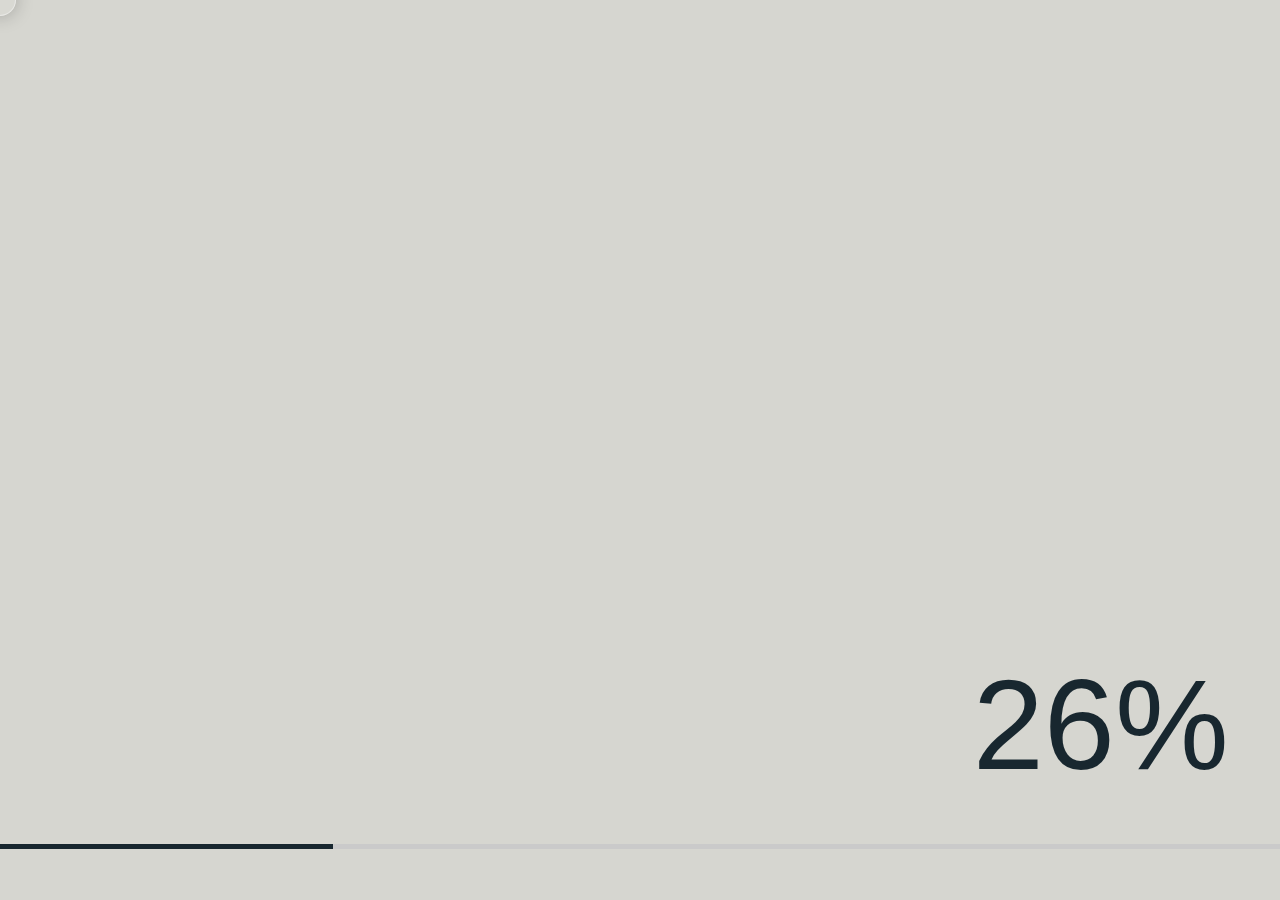
<file: index.html>
<!DOCTYPE html>
<html lang="en">

<head>
  <meta charset="UTF-8">
  <meta name="viewport" content="width=device-width, initial-scale=1.0">
  <title>Tanapol Portfolio</title>
  <link href="https://fonts.googleapis.com/css2?family=Poppins:wght@300;400;600;700&display=swap" rel="stylesheet">
  <link rel="stylesheet" href="test.css">
  <link rel="stylesheet" href="mesh-bg.css">

  <style>
    * {
      margin: 0;
      padding: 0;
      box-sizing: border-box;

    }
  </style>

</head>

<body>

  <canvas id="paintCanvas"></canvas>
  <div class="glass-cursor"></div>
  <div class="mesh-bg">
    <div class="orb orb--1"></div>
    <div class="orb orb--2"></div>
    <div class="orb orb--3"></div>
    <div class="orb orb--4"></div>
  </div>
  <div class="loader">
    <div class="counter">
      <h2 class="number">11 <span>%</span></h2>
      <div class="progress">
        <div class="percentBar"></div>
      </div>
    </div>
  </div>
  <header class="topbar">
    <div>
      <h1 class="Project">HOME</h1>
    </div>
  </header>
  <div class="Internship">
    <h2 class="main-title">ตำแหน่งฝึกงานที่สนใจ (Internship Seeker)</h2>
    <div class="Line"></div>
    <p class="paragraph">
      ตำแหน่งหลัก : Artist Marketing <br>
      ตำแหน่งรอง : Graphic Design | UX/UI Design | Game Developer <br>
      ผมกำลังมองหาที่ฝึกงานเพื่อพัฒนาทักษะด้านการออกแบบและนำเสนอแนวคิดใหม่ๆเกี่ยวกับเกม</p>
    <h1 class="Projects">คลิกซ้ายวาดภาพในหน้านี้</h1>

    <button onclick="ctx.clearRect(0, 0, canvas.width, canvas.height)" class="clear">
      <h3>Clear</h3>
    </button>


  </div>






  <nav class="glass-nav">
    <ul class="nav-links">
      <li>
        <a href="home.html" class="nav-item active">

          <span class="text">Home</span>
        </a>
      </li>
      <li>
        <a href="project.html" class="nav-item">

          <span class="text">Project</span>
        </a>
      </li>
      <li>
        <a href="about.html" class="nav-item">

          <span class="text">About</span>
        </a>
      </li>
    </ul>
  </nav>

  <script>
    let i = 0;
    let number = document.querySelector('.number');
    let percentBar = document.querySelector('.percentBar');
    let loader = document.querySelector('.loader');
    let interval = setInterval(function () {
      number.innerHTML = i + '<span>%</span>';
      percentBar.style.width = i + '%';
      i++;
      if (i == 101) {
        clearInterval(interval);
        setTimeout(function () {
          loader.style.visibility = 'hidden';
          loader.style.pointerEvents = 'none';
        }, 1000);
      }

    }, 30)

  </script>

  <script>
    const canvas = document.getElementById('paintCanvas');
    const ctx = canvas.getContext('2d');

    function resizeCanvas() {
      canvas.width = window.innerWidth;
      canvas.height = window.innerHeight;
    }
    resizeCanvas();
    window.addEventListener('resize', resizeCanvas);

    let painting = false;
    let pixelSize = 24;
    let hue = 0;

    function getPos(e) {
      const rect = canvas.getBoundingClientRect();
      const x = e.clientX - rect.left;
      const y = e.clientY - rect.top;


      const snapX = Math.floor(x / pixelSize) * pixelSize;
      const snapY = Math.floor(y / pixelSize) * pixelSize;
      return { x: snapX, y: snapY };
    }

    function startPosition(e) {
      painting = true;
      draw(e);
    }

    function finishedPosition() {
      painting = false;
    }

    const colors = ['#da5959'];

    function draw(e) {
      if (!painting) return;

      const pos = getPos(e);
      const randomIndex = Math.floor(Math.random() * colors.length);
      ctx.fillStyle = colors[randomIndex];
      ctx.fillRect(pos.x, pos.y, pixelSize, pixelSize);
    }


    canvas.addEventListener('mousedown', startPosition);
    canvas.addEventListener('mouseup', finishedPosition);
    canvas.addEventListener('mouseleave', finishedPosition);
    canvas.addEventListener('mousemove', draw);
  </script>




</body>

</html>
</file>
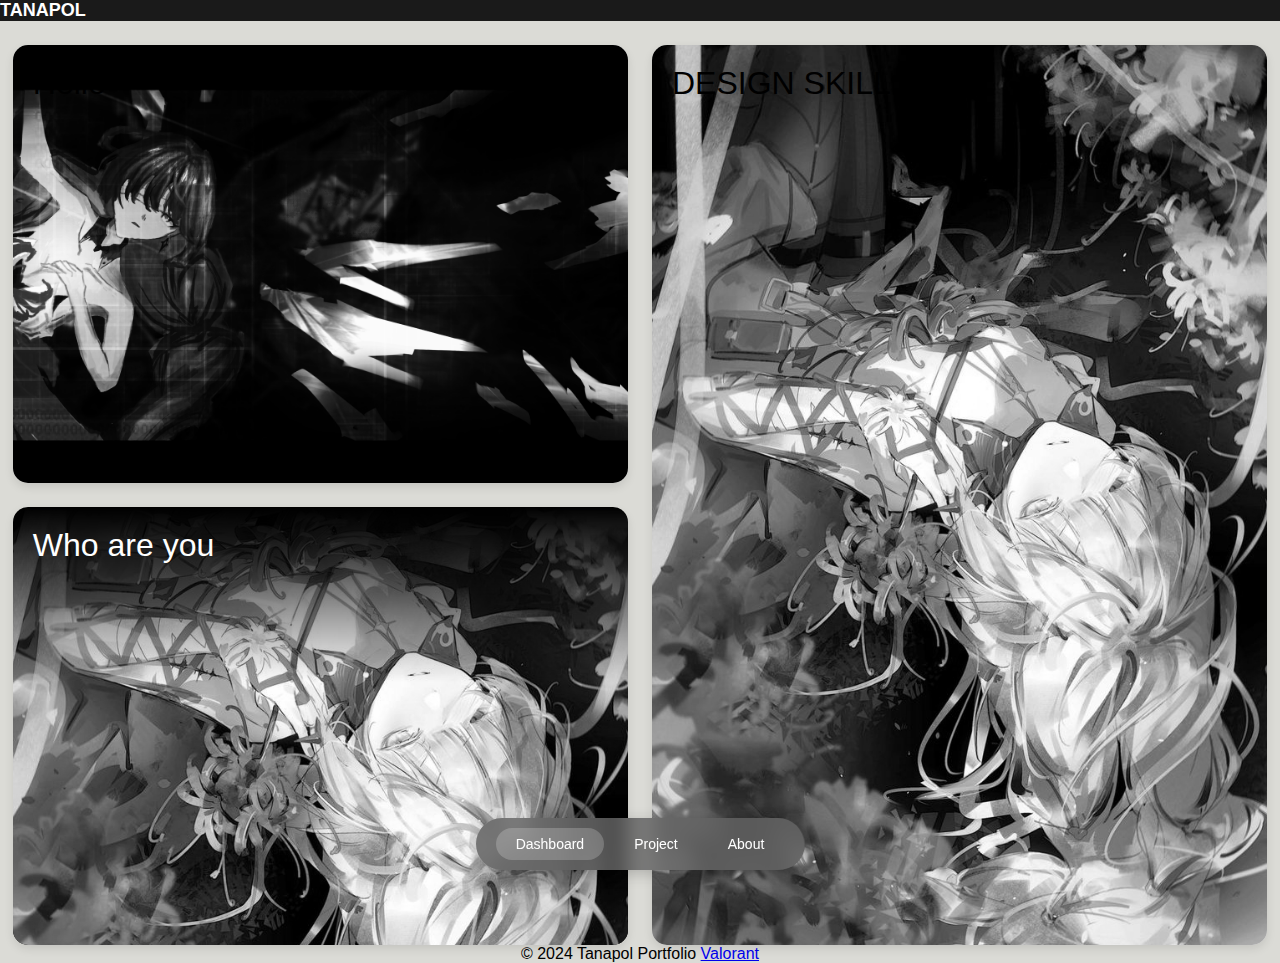
<file: Portfolio/CSS/index.html>
<!DOCTYPE html>
<html lang="th">
<head>
    <meta charset="UTF-8">
    <meta name="viewport" content="width=device-width, initial-scale=1.0">
    <title>Tanapol Portfolio</title>
    <style>
        /* 1. ตั้งค่าพื้นฐาน (Reset & Fonts) */
        * {
            margin: 0;
            padding: 0;
            box-sizing: border-box;
            font-family: 'Segoe UI', Tahoma, Geneva, Verdana, sans-serif;
        }

        body {
            background-color: #DBDBD6
            ; 
            
            height: 100vh;
            display: flex;
            flex-direction: column;
            align-items: center;
        }

        /* 2. แถบ Header ด้านบนสุด */
        .top-bar {
            width: 100%;
            background-color: #1a1a1a;
            color: white;
            padding: 100
            px 20px;
            font-size: 18px;
            font-weight: bold;
            letter-spacing: 100
            px;
            text-transform: uppercase;
        }

        /* 3. จัด Layout แบบ Grid (Bento Style) */
        .grid-container {
            display: grid;
            grid-template-columns: 1fr 1fr; /* แบ่งเป็น 2 คอลัมน์เท่ากัน */
            grid-template-rows: 1fr 1fr;    /* แบ่งเป็น 2 แถวเท่ากัน */
            gap: 24px;                      /* ระยะห่างระหว่างกล่อง */
            width: 98%;
            max-width: 2000px;
            height: 100vh;
            margin-top: 24px;
        }

        /* 4. สไตล์ของการ์ดแต่ละใบ */
        .card {
            background-color: #f0f0f0;
            border-radius: 15px;
            overflow: hidden; /* เพื่อไม่ให้รูปภาพล้นมุมโค้ง */
            position: relative;
            box-shadow: 0 4px 10px rgba(0,0,0,0.1);
            transition: transform 0.3s ease;
            cursor: pointer;
        }

        .card:hover {
            transform: translateY(-50px); /* ขยับขึ้นนิดนึงตอนชี้ */
        }

        /* 5. เอฟเฟกต์รูปภาพ (หัวใจสำคัญ!) */
        .card img {
            width: 100%;
            height: 100%;
            object-fit: cover; /* ให้รูปเต็มกล่องโดยไม่เสียสัดส่วน */
            filter: grayscale(100%); /* เริ่มต้นเป็นขาวดำ */
            transition: filter 0.5s ease; /* เอฟเฟกต์เปลี่ยนสีนุ่มๆ */
        }

        /* เมื่อเอาเมาส์ชี้ที่การ์ด ให้รูปข้างในกลับมามีสี */
        .card:hover img {
            filter: grayscale(0%);
        }

        /* 6. จัดวาง Text ในการ์ด */
        .card-content {
            position: absolute;
            top: 20px;
            left: 20px;
            z-index: 2; /* ให้อยู่เหนือรูปภาพ */
            pointer-events: none; /* ให้เมาส์ทะลุไปโดนรูปได้ */
        }

        .card-content h2 {
            font-size: 32px;
            color: #000;
            font-weight: 400;
        }

        /* -- ปรับแต่งเฉพาะกล่อง -- */
        
        /* กล่องขวา (Design Skill) ให้สูงครอบ 2 แถว */
        .card.tall {
            grid-column: 2 / 3; /* อยู่คอลัมน์ที่ 2 */
            grid-row: 1 / 3;    /* ควบตั้งแต่แถว 1 ถึง 3 */
        }

        /* กล่อง Hello (ซ้ายบน) */
        .card.box-1 img {
            /* ปรับตำแหน่งรูปให้ชิดขวา ตามคลิป */
            object-position: center right; 
            width: 100%; /* ให้รูปกินพื้นที่แค่ส่วนขวา */
            position: absolute;
            right: 0;
            height: 100%;
        }
        
        /* กล่อง Who are you (ซ้ายล่าง - ธีมมืด) */
        .card.dark-theme {
            background-color: #000;
            color: white;
        }
        .card.dark-theme h2 {
            color: white;
        }
        .card.dark-theme img {
             /* ปรับให้รูปอยู่ด้านล่าง */
            mask-image: linear-gradient(to top, black 60%, transparent 100%); /* ไล่เฟดรูปนิดหน่อย (Optional) */
        }

        /* 7. ปุ่มเมนูด้านล่าง (Floating Menu) */
        .floating-menu {
            position: fixed;
            bottom: 30px;
            background-color: rgba(100, 100, 100, 0.8);
            backdrop-filter: blur(10px);
            padding: 10px 20px;
            border-radius: 30px;
            display: flex;
            gap: 10px;
            box-shadow: 0 4px 15px rgba(0,0,0,0.2);
        }

        .menu-item {
            color: white;
            text-decoration: none;
            padding: 8px 20px;
            border-radius: 20px;
            font-size: 14px;
            transition: background 0.3s;
        }

        .menu-item:hover, .menu-item.active {
            background-color: rgba(255,255,255,0.2);
        }

    </style>
</head>
<body>

    <div class="top-bar">TANAPOL</div>

    <div class="grid-container">
        
        <div class="card box-1">
            <div class="card-content">
                <h2>Hello</h2>
            </div>
            <img src="/Img/draw.png" alt="Hello Image">
        </div>

        <div class="card tall">
            <div class="card-content">
                <h2>DESIGN SKILL</h2>
            </div>
            <img src="/Img/Phrolova.jpg" alt="Design Skill">
        </div>

        <div class="card dark-theme">
            <div class="card-content">
                <h2>Who are you</h2>
            </div>
            <img src="/Img/Phrolova.jpg" alt="Portrait">
        </div>

    </div>

    <div class="floating-menu">
        <a href="#" class="menu-item active">Dashboard</a>
        <a href="#" class="menu-item">Project</a>
        <a href="#" class="menu-item">About</a>
    </div>
<div><p>
    © 2024 Tanapol Portfolio 
    <a href="about.html">Valorant</a>
</p></div>
</body>
</html>
</file>
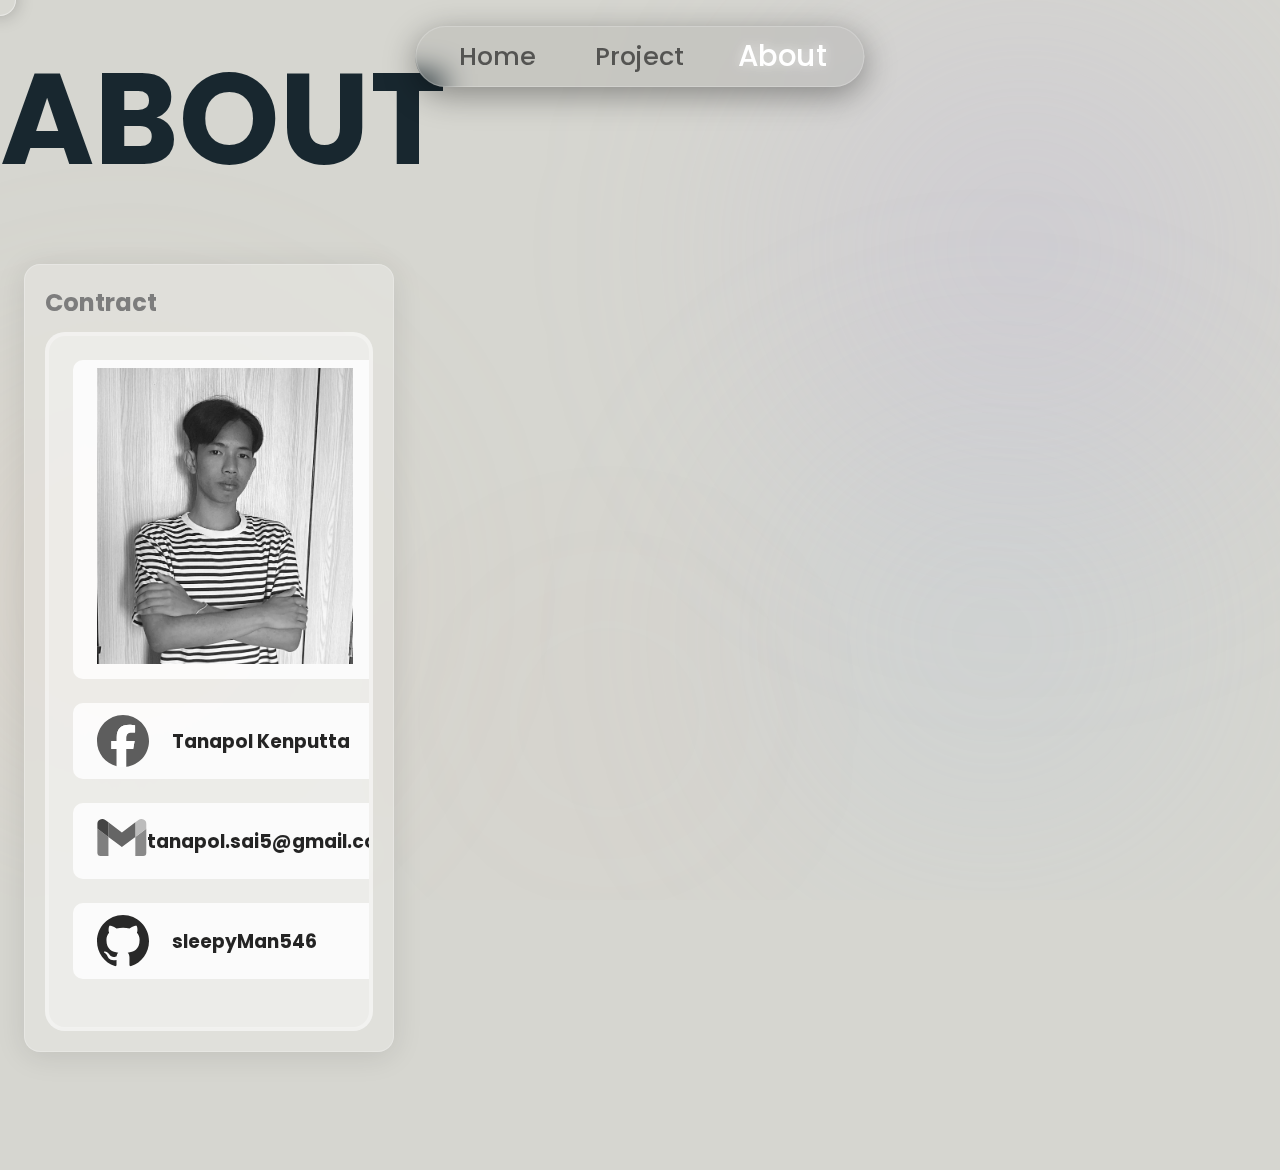
<file: about.html>
<!DOCTYPE html>
<html lang="en">

<head>
  <meta charset="UTF-8">
  <meta name="viewport" content="width=device-width, initial-scale=1.0">
  <title>Home</title>
  <link href="https://fonts.googleapis.com/css2?family=Poppins:wght@300;400;600;700&display=swap" rel="stylesheet">
  <link rel="stylesheet" href="test.css">
  <link rel="stylesheet" href="mesh-bg.css">


  <style>
    * {
      margin: 0;
      padding: 0;
      box-sizing: border-box;

    }
  </style>

</head>

<body>
  <div class="mesh-bg">
    <div class="orb orb--1"></div>
    <div class="orb orb--2"></div>
    <div class="orb orb--3"></div>
    <div class="orb orb--4"></div>
  </div>



  <header class="topbar">
    <div>
      <h1 class="Project">ABOUT</h1>
    </div>
  </header>



  <div class="containt_about">
    <div class="glass-cursor"></div>
    <div class="containts_1">
      <h2 class="containt-title">Contract</h2>
      <div class="contract_grid">
        <div class="contract_item">

          <div class="item_frame">
            <div class="Resume_Profile"><img src="Img/Profile.webp" loading="lazy"></div>
          </div>



          <a href="https://www.facebook.com/tanapol.kenputtar">
            <div class="item_frame">
              <div class="logo_facebook"></div>
              <H3>Tanapol Kenputta</H3>
            </div>
          </a>


          <a href="mailto:tanapol.sai5@gmail.com">
            <div class="item_frame">
              <div class="logo_Email"></div>
              <H3>tanapol.sai5@gmail.com</H3>
            </div>
          </a>

          <a href="https://github.com/sleepyMan546?tab=overview&from=2025-12-01&to=2025-12-31">
            <div class="item_frame">
              <div class="logo_git"></div>
              <H3>sleepyMan546</H3>
            </div>
          </a>

        </div>
      </div>


    </div>
    <!-- <div class="containts_2">
                 <div class="imgs1"><img src="Img/sai.png" alt="Artwork"></div>
             
            </div> -->
    <!-- <div class="containts_1">
                <h2 class="containt-title">Resume</h2>
                 <div class="Resume"><img src="Img/Resume.webp" loading="lazy" alt="Artwork" ></div>
           
            </div> -->


  </div>


  <nav class="glass-nav">
    <ul class="nav-links">
      <li>
        <a href="home.html" class="nav-item ">

          <span class="text">Home</span>
        </a>
      </li>
      <li>
        <a href="project.html" class="nav-item">

          <span class="text">Project</span>
        </a>
      </li>
      <li>
        <a href="about.html" class="nav-item active">

          <span class="text">About</span>
        </a>
      </li>
    </ul>
  </nav>
  <script>
    const glassCursor = document.querySelector('.glass-cursor');

    window.addEventListener('mousemove', (e) => {
      glassCursor.style.left = e.clientX + 'px';
      glassCursor.style.top = e.clientY + 'px';
    });
  </script>



</body>

</html>
</file>
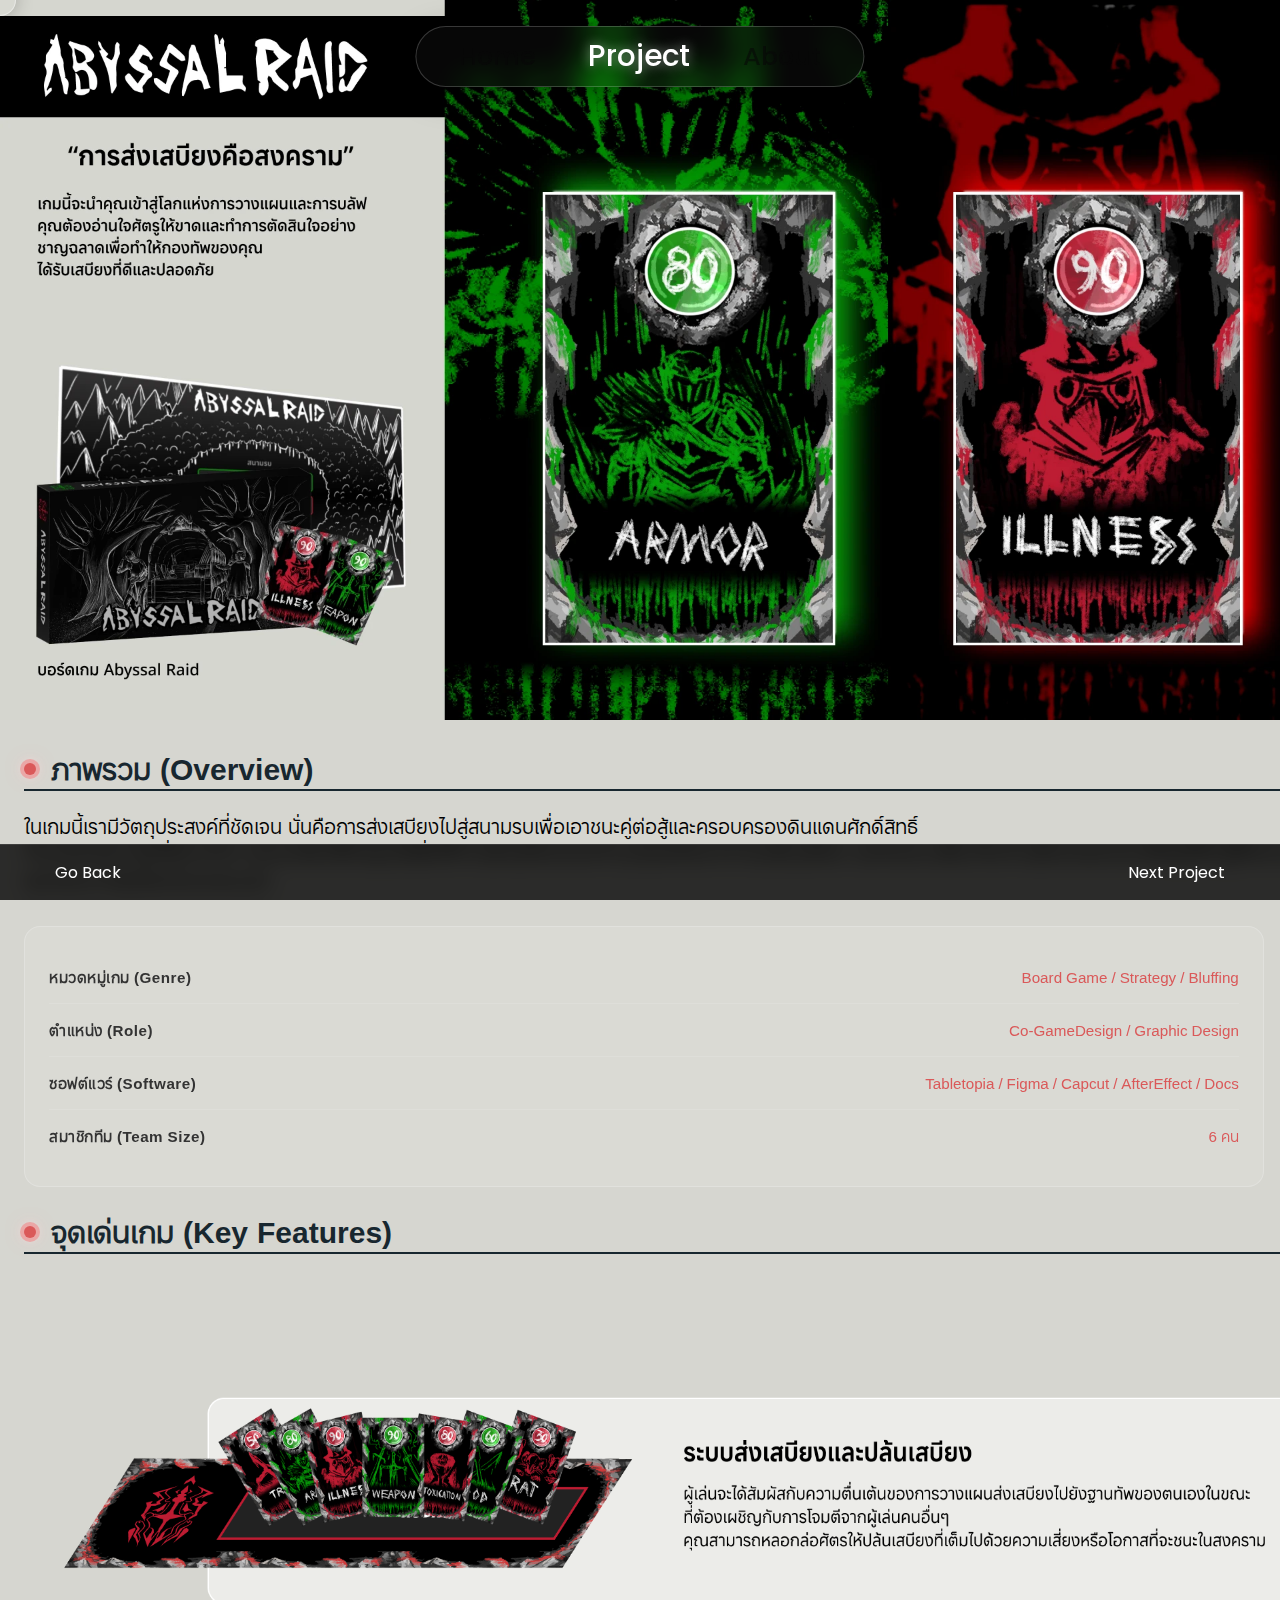
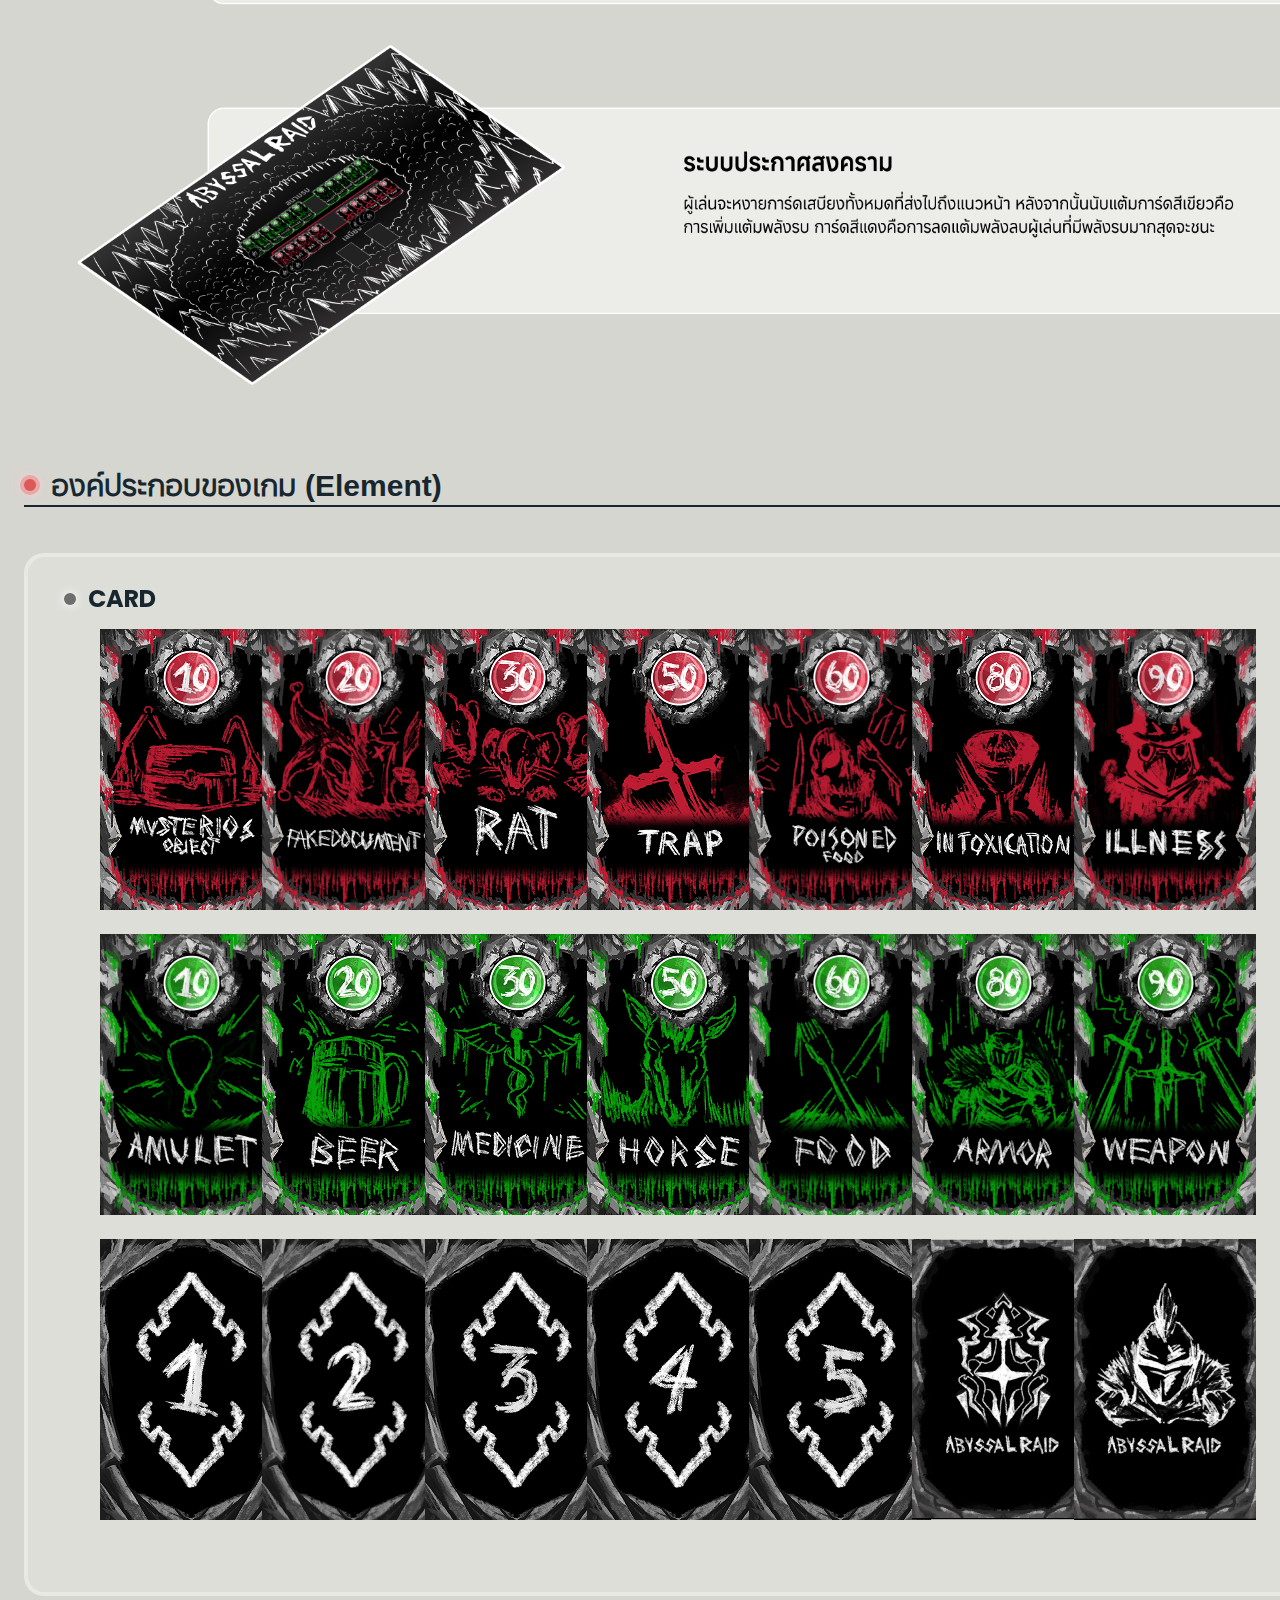
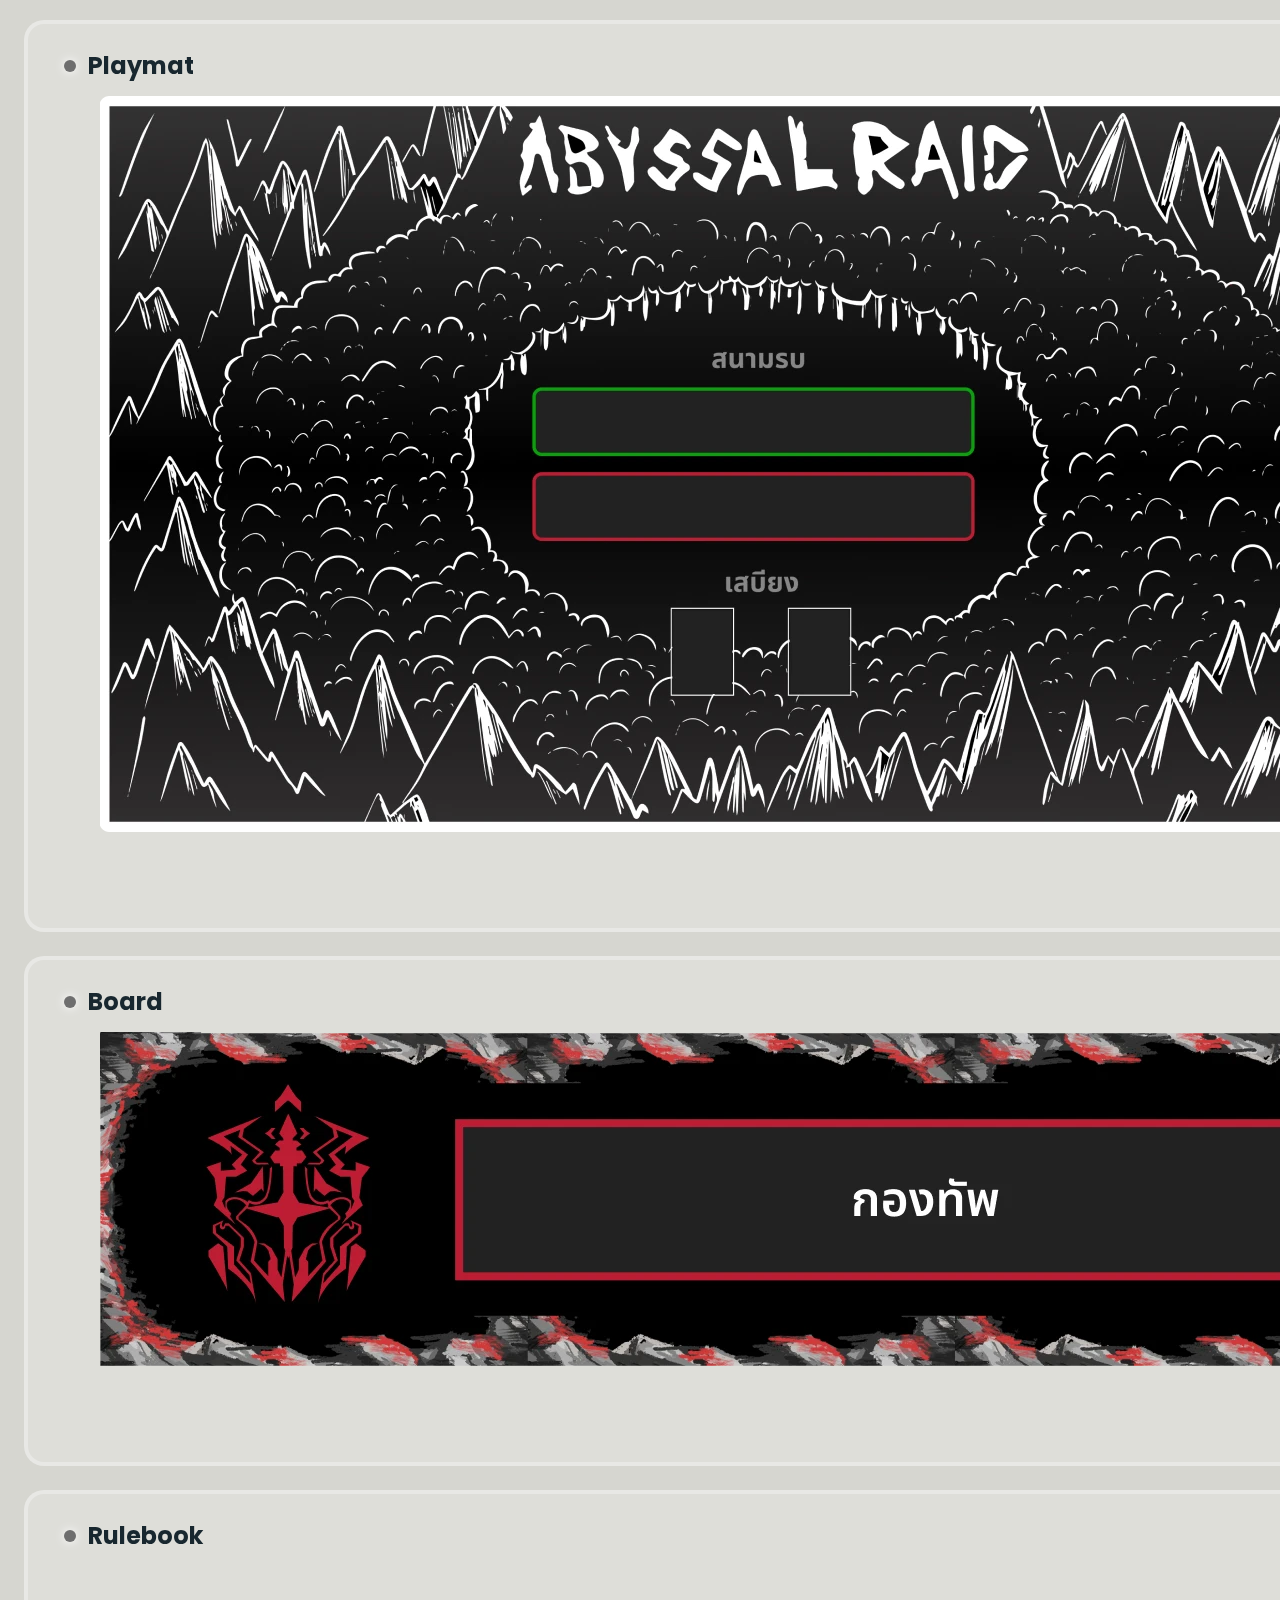
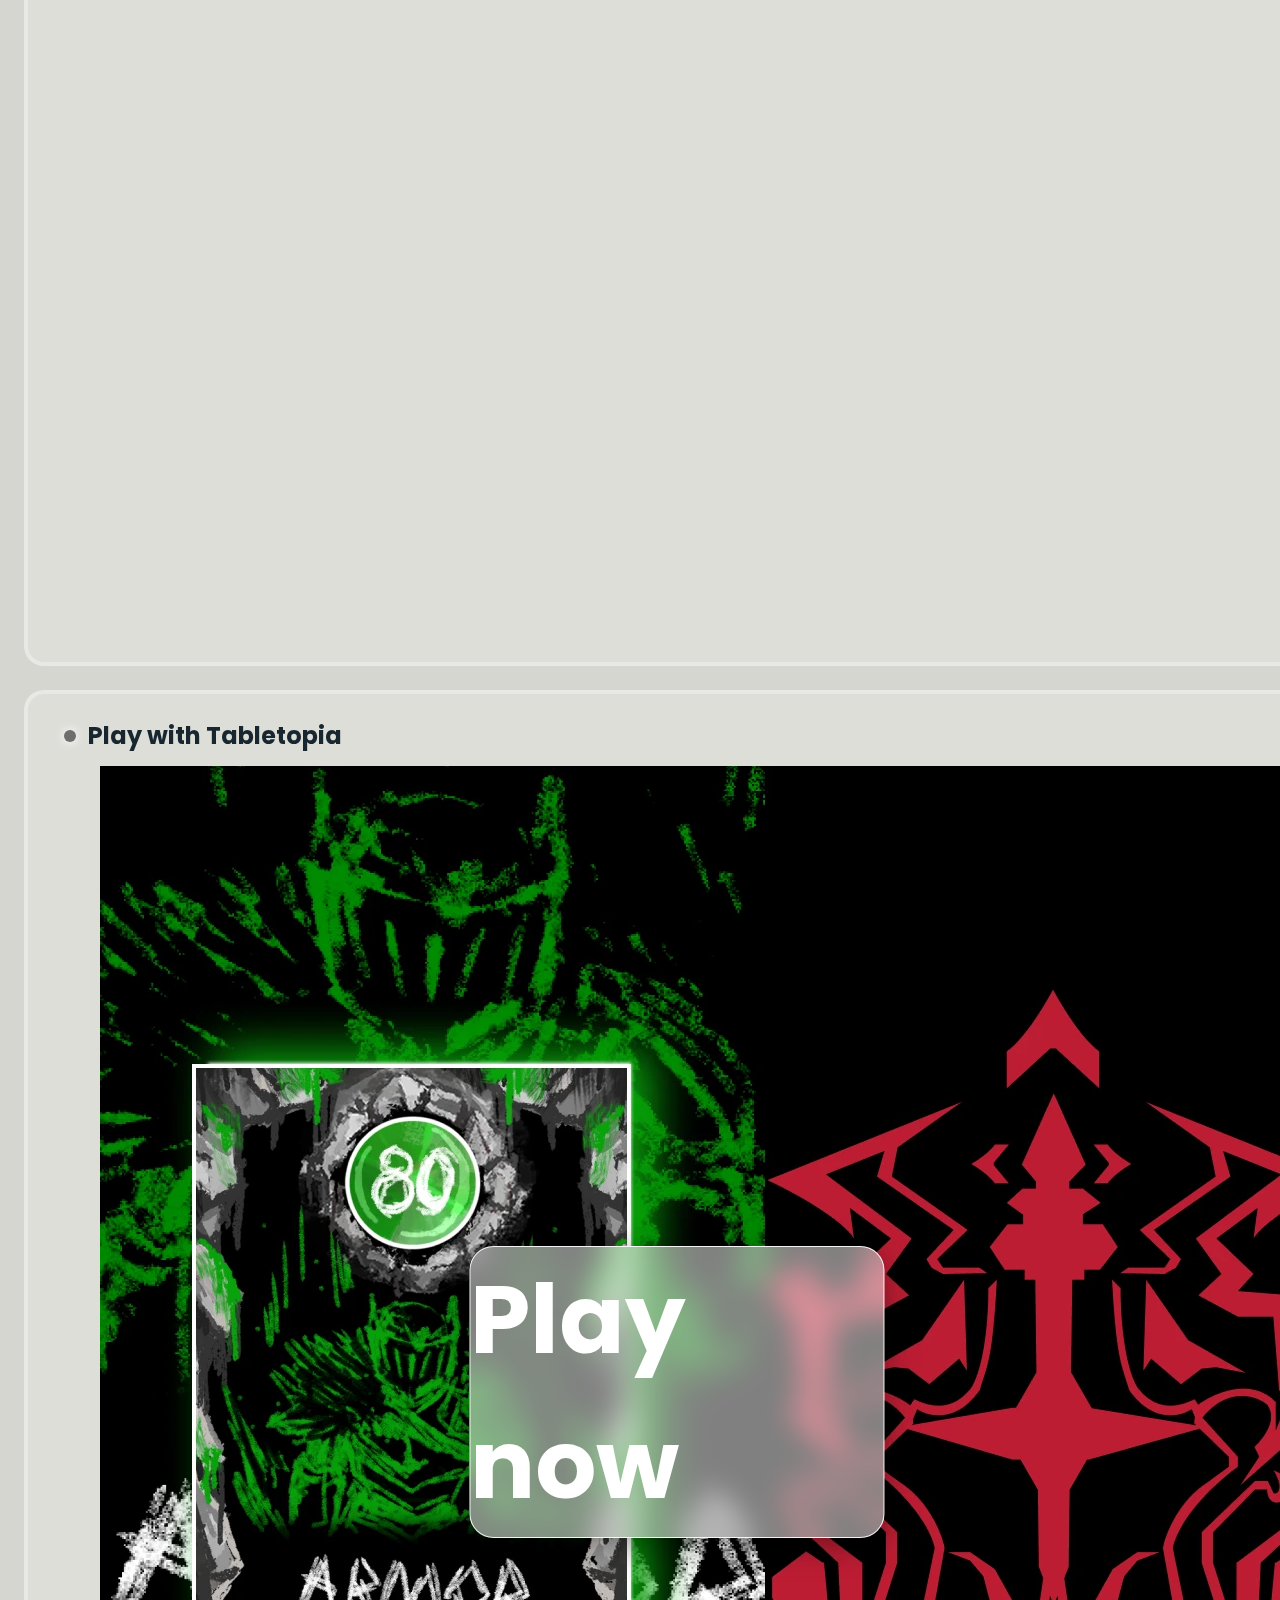
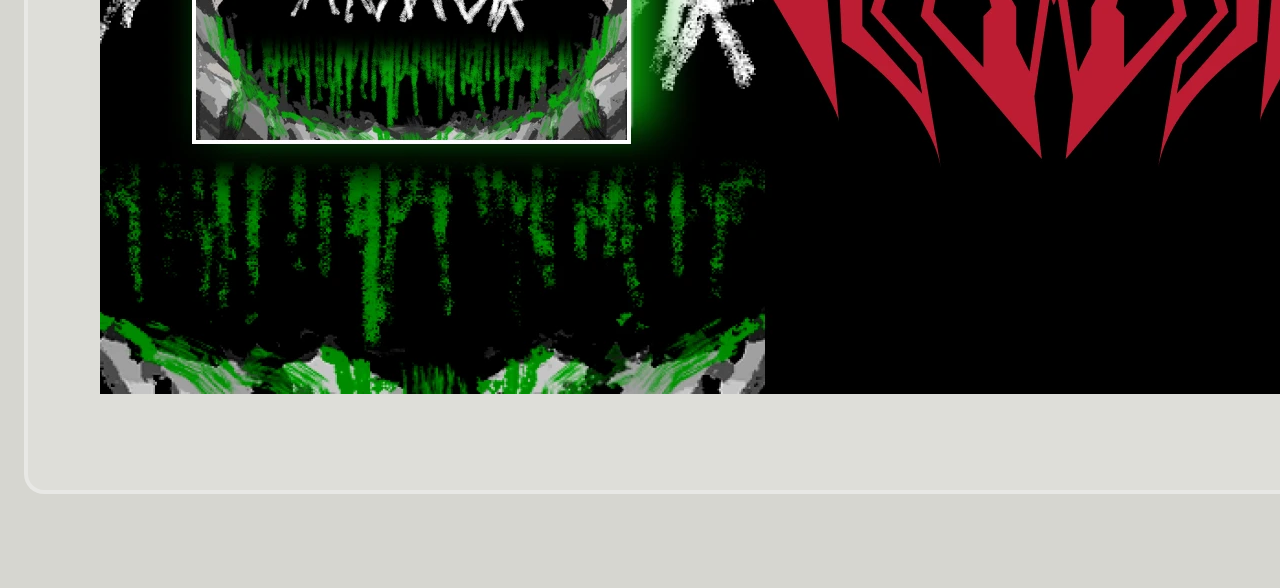
<file: abyssal.html>
<!DOCTYPE html>
<html lang="en">

<head>
  <meta charset="UTF-8">
  <meta name="viewport" content="width=device-width, initial-scale=1.0">
  <title>Abyssal Raid</title>
  <link href="https://fonts.googleapis.com/css2?family=Poppins:wght@300;400;600;700&display=swap" rel="stylesheet">
  <link rel="stylesheet" href="bg.css">
  <link rel="preload" as="image" href="Img/abyssal_raid_banner.webp">
  <style>
    * {
      margin: 0;
      padding: 0;
      box-sizing: border-box;

    }
  </style>
</head>

<body>
  <div class="glass-cursor"></div>
  <div><img src="Img/abyssal_raid_banner.webp" alt="Artwork" class="Operation_img"></div>


  <div class="Operation">
    <div class="Explain" style="grid-area: box-1;">
      <h2 class="main-title">ภาพรวม (Overview)</h2>
      <div class="Line"></div>
      <p class="paragraph">
        ในเกมนี้เรามีวัตถุประสงค์ที่ชัดเจน
        นั่นคือการส่งเสบียงไปสู่สนามรบเพื่อเอาชนะคู่ต่อสู้และครอบครองดินแดนศักดิ์สิทธิ์ <br>
        ท่ามกลางภูเขาสูงที่ตระหง่าน คุณจะต้องใช้กลยุทธ์เพื่อให้การส่งเสบียงของท่านปลอดภัยจากการปล้นเสบียง
        และในขณะเดียวกันท่านต้องหลอกลวงศัตรูให้รับรู้ถึงความผิดพลาดในการตัดสินใจของตนเอง</p>
      <div class="project-info-container">
        <div class="info-row">
          <div class="info-label">หมวดหมู่เกม (Genre)</div>
          <div class="info-value">Board Game / Strategy / Bluffing </div>
        </div>
        <div class="info-row">
          <div class="info-label">ตำแหน่ง (Role)</div>
          <div class="info-value"> Co-GameDesign / Graphic Design</div>
        </div>
        <div class="info-row">
          <div class="info-label">ซอฟต์แวร์ (Software)</div>
          <div class="info-value">Tabletopia / Figma / Capcut / AfterEffect / Docs</div>
        </div>
        <div class="info-row">
          <div class="info-label"> สมาชิกทีม (Team Size)</div>
          <div class="info-value"> 6 คน</div>
        </div>
      </div>
    </div>
    <div class="Explain" style="grid-area: box-2;"> </div>
    <div class="Explain" style="grid-area: box-3;">
      <h2 class="main-title">จุดเด่นเกม (Key Features)</h2>
      <div class="Line"></div>
    </div>
    <div class="Explain" style="grid-area: box-4;"><img src="Img/Key_abyssal.png" alt="" class="Operation_img"></div>

    <div class="Explain" style="grid-area: box-5;">
      <h2 class="main-title">องค์ประกอบของเกม (Element)</h2>
      <div class="Line"></div>
    </div>
    <div class="Explain" style="grid-area: box-6;">
      <div class="Card_Element">
        <h3 class="Title_Card"> CARD</h3>
        <img src="Img/r_1.png" loading="lazy" alt="">
        <img src="Img/r_2.png" loading="lazy" alt="">
        <img src="Img/r_3.png" loading="lazy" alt="">
        <img src="Img/r_4.png" loading="lazy" alt="">
        <img src="Img/r_5.png" loading="lazy" alt="">
        <img src="Img/r_6.png" loading="lazy" alt="">
        <img src="Img/r_7.png" loading="lazy" alt="">
        <img src="Img/g_1.png" loading="lazy" alt="">
        <img src="Img/g_2.png" loading="lazy" alt="">
        <img src="Img/g_3.png" loading="lazy" alt="">
        <img src="Img/g_4.png" loading="lazy" alt="">
        <img src="Img/g_5.png" loading="lazy" alt="">
        <img src="Img/g_6.png" loading="lazy" alt="">
        <img src="Img/g_7.png" loading="lazy" alt="">
        <img src="Img/0_1.png" loading="lazy" alt="">
        <img src="Img/0_2.png" loading="lazy" alt="">
        <img src="Img/0_3.png" loading="lazy" alt="">
        <img src="Img/0_4.png" loading="lazy" alt="">
        <img src="Img/0_5.png" loading="lazy" alt="">
        <img src="Img/0_6.png" loading="lazy" alt="">
        <img src="Img/0_7.png" loading="lazy" alt="">

      </div>
      <div class="Card_Element mobile-full">
        <h3 class="Title_Card"> Playmat</h3>
        <img src="Img/gameboardfull.webp" alt="">
      </div>

      <div class="Card_Element mobile-full">
        <h3 class="Title_Card"> Board</h3>
        <img src="Img/board.webp" alt="">
      </div>

      <div class="Card_Element mobile-full">
        <h3 class="Title_Card"> Rulebook</h3>
        <iframe src="https://drive.google.com/file/d/1UbniF4MV0TDrMSnTZZpjkdKfKopwC6xh/preview#zoom=200" width="1800px"
          height="600" style="border: none;">
        </iframe>
      </div>

      <div class="Card_Element mobile-full">
        <h3 class="Title_Card"> Play with Tabletopia</h3>

        <img src="Img/rule.webp" alt="">
        <a href="https://tabletopia.com/games/cook5xs-3hrrsf/play-now" target="_blank" rel="noopener noreferrer">
          <div class="download_1">
            <h1 class="download_text">Play now</h1>
          </div>
        </a>

      </div>





      <nav class="glass-nav">
        <ul class="nav-links">
          <li>
            <a href="home.html" class="nav-item">

              <span class="text">Home</span>
            </a>
          </li>
          <li>
            <a href="project.html" class="nav-item active">

              <span class="text">Project</span>
            </a>
          </li>
          <li>
            <a href="about.html" class="nav-item">

              <span class="text">About</span>
            </a>
          </li>
        </ul>
      </nav>

      <footer class="footer-nav">
        <div class="footer-content">
          <a href="project.html" class="footer-item"> Go Back</a>

          <a href="missturer.html" class="footer-item">Next Project </a>
        </div>
      </footer>

      <script>
        const glassCursor = document.querySelector('.glass-cursor');

        window.addEventListener('mousemove', (e) => {
          glassCursor.style.left = e.clientX + 'px';
          glassCursor.style.top = e.clientY + 'px';
        });
      </script>

</body>

</html>
</file>
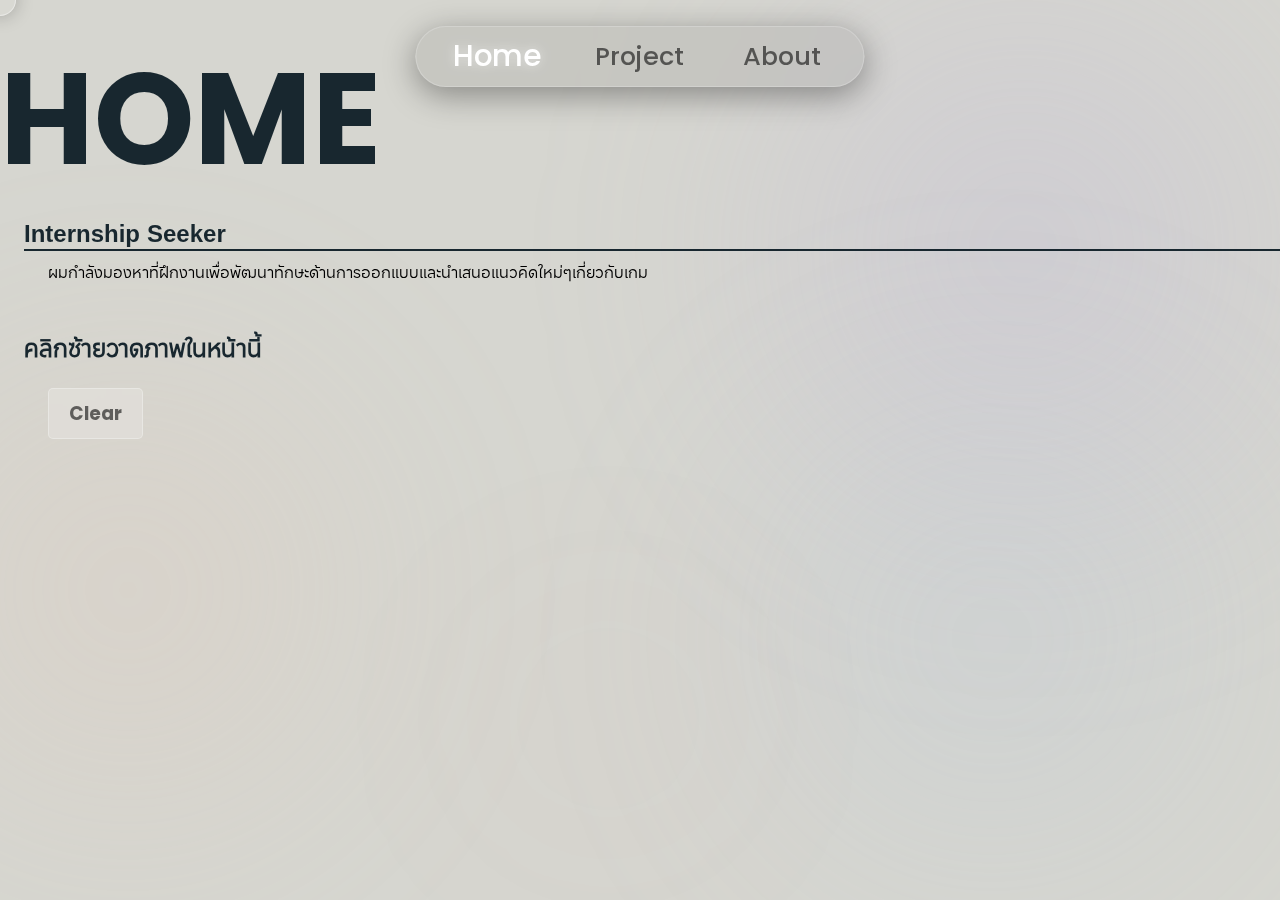
<file: home.html>
<!DOCTYPE html>
<html lang="en">

<head>
  <meta charset="UTF-8">
  <meta name="viewport" content="width=device-width, initial-scale=1.0">
  <title>Home</title>
  <link href="https://fonts.googleapis.com/css2?family=Poppins:wght@300;400;600;700&display=swap" rel="stylesheet">
  <link rel="stylesheet" href="test.css">
  <link rel="stylesheet" href="mesh-bg.css">

  <style>
    * {
      margin: 0;
      padding: 0;
      box-sizing: border-box;

    }
  </style>

</head>

<body>
  <div class="glass-cursor"></div>
  <div class="mesh-bg">
    <div class="orb orb--1"></div>
    <div class="orb orb--2"></div>
    <div class="orb orb--3"></div>
    <div class="orb orb--4"></div>
  </div>
  <canvas id="paintCanvas"></canvas>

  <header class="topbar">
    <div>
      <h1 class="Project">HOME</h1>

    </div>
  </header>
  <div class="Internship">
    <h2 class="main-title">Internship Seeker</h2>
    <div class="Line"></div>
    <p class="paragraph">
      ผมกำลังมองหาที่ฝึกงานเพื่อพัฒนาทักษะด้านการออกแบบและนำเสนอแนวคิดใหม่ๆเกี่ยวกับเกม
    </p>
    <h1 class="Projects">คลิกซ้ายวาดภาพในหน้านี้</h1>

    <button onclick="ctx.clearRect(0, 0, canvas.width, canvas.height)" class="clear">
      <h3>Clear</h3>
    </button>


  </div>







  </div>


  <nav class="glass-nav">
    <ul class="nav-links">
      <li>
        <a href="home.html" class="nav-item active">

          <span class="text">Home</span>
        </a>
      </li>
      <li>
        <a href="project.html" class="nav-item">

          <span class="text">Project</span>
        </a>
      </li>
      <li>
        <a href="about.html" class="nav-item">

          <span class="text">About</span>
        </a>
      </li>
    </ul>
  </nav>


  <script>
    const canvas = document.getElementById('paintCanvas');
    const ctx = canvas.getContext('2d');

    function resizeCanvas() {
      canvas.width = window.innerWidth;
      canvas.height = window.innerHeight;
    }
    resizeCanvas();
    window.addEventListener('resize', resizeCanvas);

    let painting = false;
    let pixelSize = 24;
    let hue = 0;

    function getPos(e) {
      const rect = canvas.getBoundingClientRect();
      const x = e.clientX - rect.left;
      const y = e.clientY - rect.top;


      const snapX = Math.floor(x / pixelSize) * pixelSize;
      const snapY = Math.floor(y / pixelSize) * pixelSize;
      return { x: snapX, y: snapY };
    }

    function startPosition(e) {
      painting = true;
      draw(e);
    }

    function finishedPosition() {
      painting = false;
    }

    const colors = ['#da5959'];

    function draw(e) {
      if (!painting) return;

      const pos = getPos(e);
      const randomIndex = Math.floor(Math.random() * colors.length);
      ctx.fillStyle = colors[randomIndex];
      ctx.fillRect(pos.x, pos.y, pixelSize, pixelSize);
    }


    canvas.addEventListener('mousedown', startPosition);
    canvas.addEventListener('mouseup', finishedPosition);
    canvas.addEventListener('mouseleave', finishedPosition);
    canvas.addEventListener('mousemove', draw);
  </script>

  <script>
    const glassCursor = document.querySelector('.glass-cursor');

    window.addEventListener('mousemove', (e) => {
      if (!glassCursor) return;
      glassCursor.style.left = e.clientX + 'px';
      glassCursor.style.top = e.clientY + 'px';
    });
  </script>




</body>

</html>
</file>
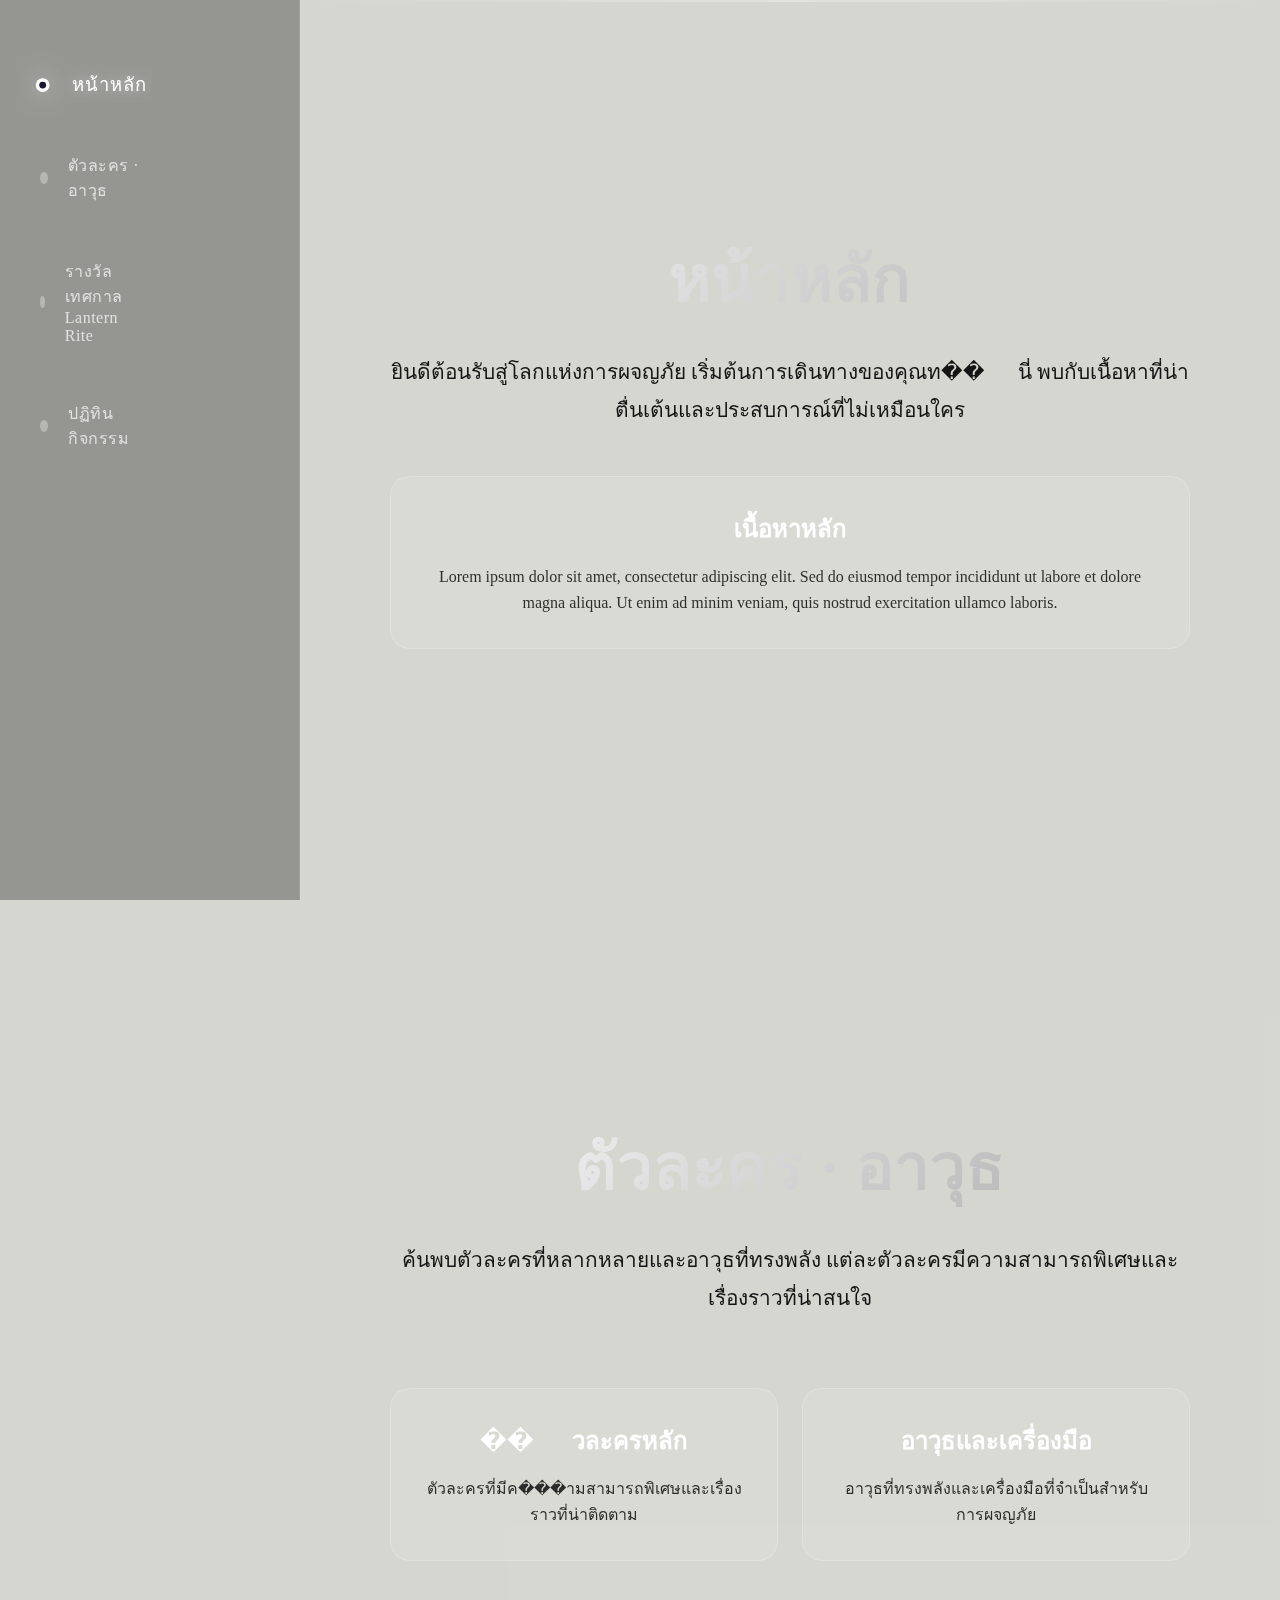
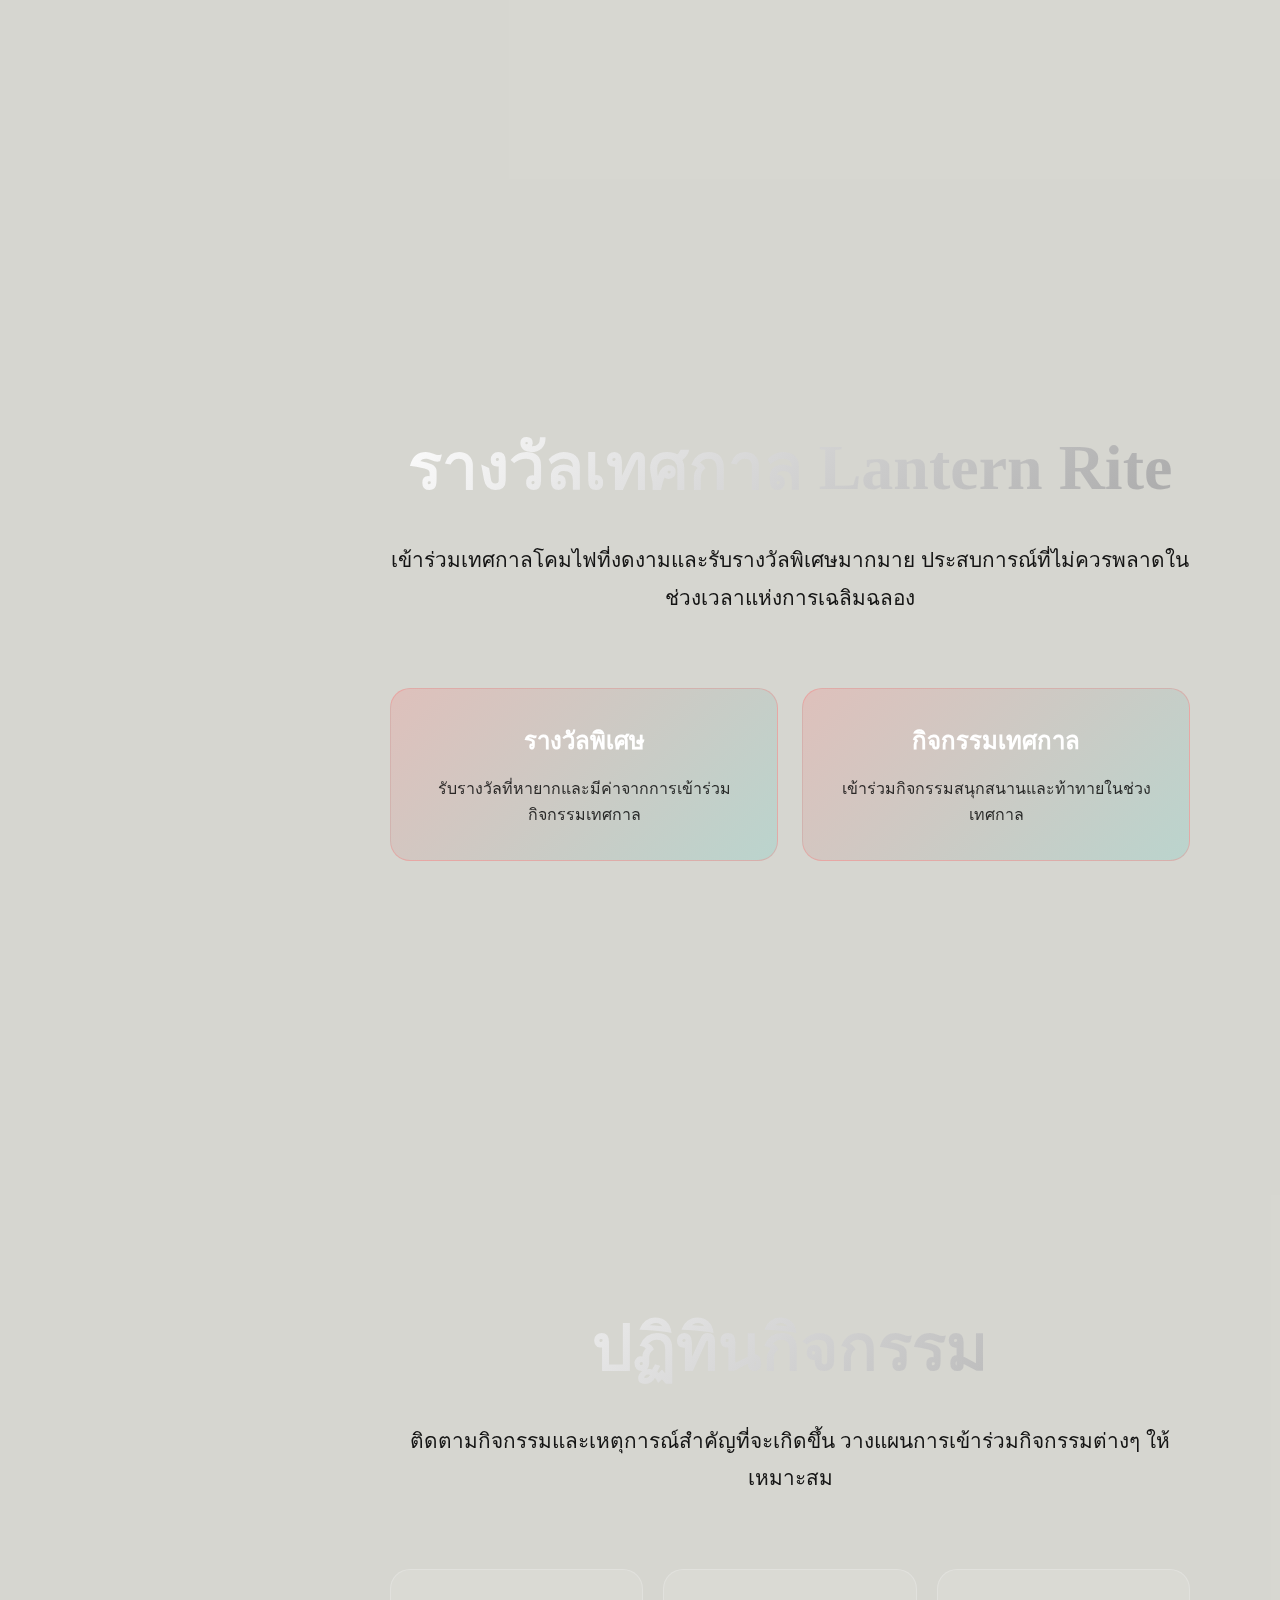
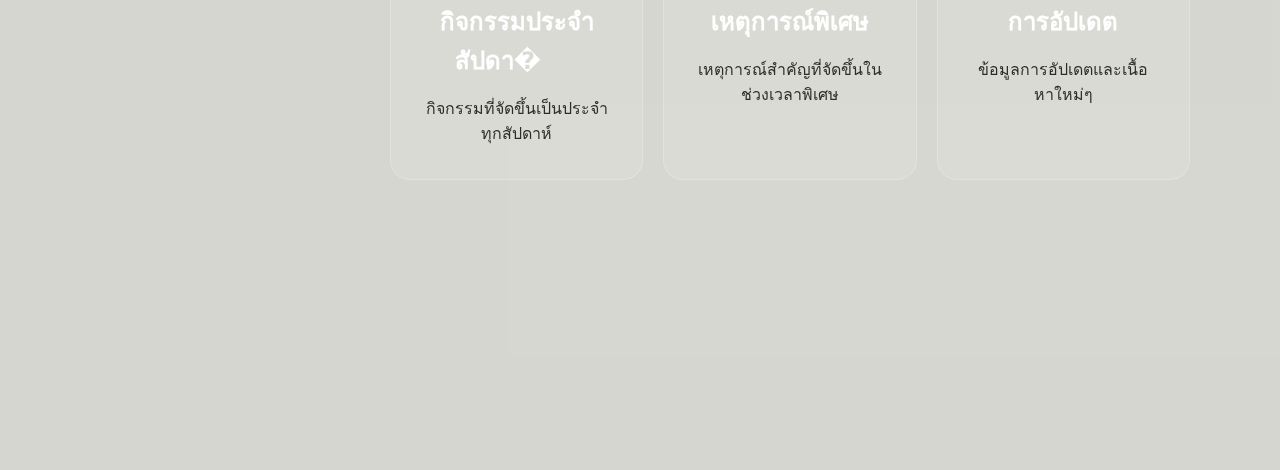
<file: smooth-scroll-demo.html>
<!DOCTYPE html>
<html lang="th">
<head>
    <meta charset="UTF-8">
    <meta name="viewport" content="width=device-width, initial-scale=1.0">
    <title>Smooth Scroll Navigation Demo</title>
    <link href="https://fonts.googleapis.com/css2?family=Poppins:wght@300;400;500;600;700&display=swap" rel="stylesheet">
    <link rel="stylesheet" href="smooth-scroll-styles.css">
</head>
<body>
    <!-- Side Navigation Menu -->
    <nav class="side-nav">
        <ul class="nav-menu">
            <li class="nav-item active">
                <a href="#home" class="nav-link">
                    <span class="nav-dot"></span>
                    <span class="nav-text">หน้าหลัก</span>
                </a>
            </li>
            <li class="nav-item">
                <a href="#about" class="nav-link">
                    <span class="nav-dot"></span>
                    <span class="nav-text">ตัวละคร · อาวุธ</span>
                </a>
            </li>
            <li class="nav-item">
                <a href="#lantern" class="nav-link">
                    <span class="nav-dot"></span>
                    <span class="nav-text">รางวัลเทศกาล Lantern Rite</span>
                </a>
            </li>
            <li class="nav-item">
                <a href="#activities" class="nav-link">
                    <span class="nav-dot"></span>
                    <span class="nav-text">ปฏิทินกิจกรรม</span>
                </a>
            </li>
        </ul>
    </nav>

    <!-- Main Content -->
    <main class="main-content">
        <!-- Section 1: หน้าหลัก -->
        <div id="home" class="scroll section">
            <div class="section-content">
                <h1 class="section-title">หน้าหลัก</h1>
                <p class="section-description">
                    ยินดีต้อนรับสู่โลกแห่งการผจญภัย เริ่มต้นการเดินทางของคุณท���่นี่
                    พบกับเนื้อหาที่น่าตื่นเต้นและประสบการณ์ที่ไม่เหมือนใคร
                </p>
                <div class="content-box">
                    <h3>เนื้อหาหลัก</h3>
                    <p>Lorem ipsum dolor sit amet, consectetur adipiscing elit. Sed do eiusmod tempor incididunt ut labore et dolore magna aliqua. Ut enim ad minim veniam, quis nostrud exercitation ullamco laboris.</p>
                </div>
            </div>
        </div>

        <!-- Section 2: ตัวละคร · อาวุธ -->
        <div id="about" class="scroll section">
            <div class="section-content">
                <h1 class="section-title">ตัวละคร · อาวุธ</h1>
                <p class="section-description">
                    ค้นพบตัวละครที่หลากหลายและอาวุธที่ทรงพลัง 
                    แต่ละตัวละครมีความสามารถพิเศษและเรื่องราวที่น่าสนใจ
                </p>
                <div class="content-grid">
                    <div class="content-box">
                        <h3>���ัวละครหลัก</h3>
                        <p>ตัวละครที่มีค���ามสามารถพิเศษและเรื่องราวที่น่าติดตาม</p>
                    </div>
                    <div class="content-box">
                        <h3>อาวุธและเครื่องมือ</h3>
                        <p>อาวุธที่ทรงพลังและเครื่องมือที่จำเป็นสำหรับการผจญภัย</p>
                    </div>
                </div>
            </div>
        </div>

        <!-- Section 3: รางวัลเทศกาล Lantern Rite -->
        <div id="lantern" class="scroll section">
            <div class="section-content">
                <h1 class="section-title">รางวัลเทศกาล Lantern Rite</h1>
                <p class="section-description">
                    เข้าร่วมเทศกาลโคมไฟที่งดงามและรับรางวัลพิเศษมากมาย
                    ประสบการณ์ที่ไม่ควรพลาดในช่วงเวลาแห่งการเฉลิมฉลอง
                </p>
                <div class="lantern-content">
                    <div class="content-box highlight">
                        <h3>รางวัลพิเศษ</h3>
                        <p>รับรางวัลที่หายากและมีค่าจากการเข้าร่วมกิจกรรมเทศกาล</p>
                    </div>
                    <div class="content-box highlight">
                        <h3>กิจกรรมเทศกาล</h3>
                        <p>เข้าร่วมกิจกรรมสนุกสนานและท้าทายในช่วงเทศกาล</p>
                    </div>
                </div>
            </div>
        </div>

        <!-- Section 4: ปฏิทินกิจกรรม -->
        <div id="activities" class="scroll section">
            <div class="section-content">
                <h1 class="section-title">ปฏิทินกิจกรรม</h1>
                <p class="section-description">
                    ติดตามกิจกรรมและเหตุการณ์สำคัญที่จะเกิดขึ้น
                    วางแผนการเข้าร่วมกิจกรรมต่างๆ ให้เหมาะสม
                </p>
                <div class="calendar-content">
                    <div class="content-box">
                        <h3>กิจกรรมประจำสัปดา��์</h3>
                        <p>กิจกรรมที่จัดขึ้นเป็นประจำทุกสัปดาห์</p>
                    </div>
                    <div class="content-box">
                        <h3>เหตุการณ์พิเศษ</h3>
                        <p>เหตุการณ์สำคัญที่จัดขึ้นในช่วงเวลาพิเศษ</p>
                    </div>
                    <div class="content-box">
                        <h3>การอัปเดต</h3>
                        <p>ข้อมูลการอัปเดตและเนื้อหาใหม่ๆ</p>
                    </div>
                </div>
            </div>
        </div>
    </main>

    <script src="smooth-scroll-script.js"></script>
</body>
</html>
</file>
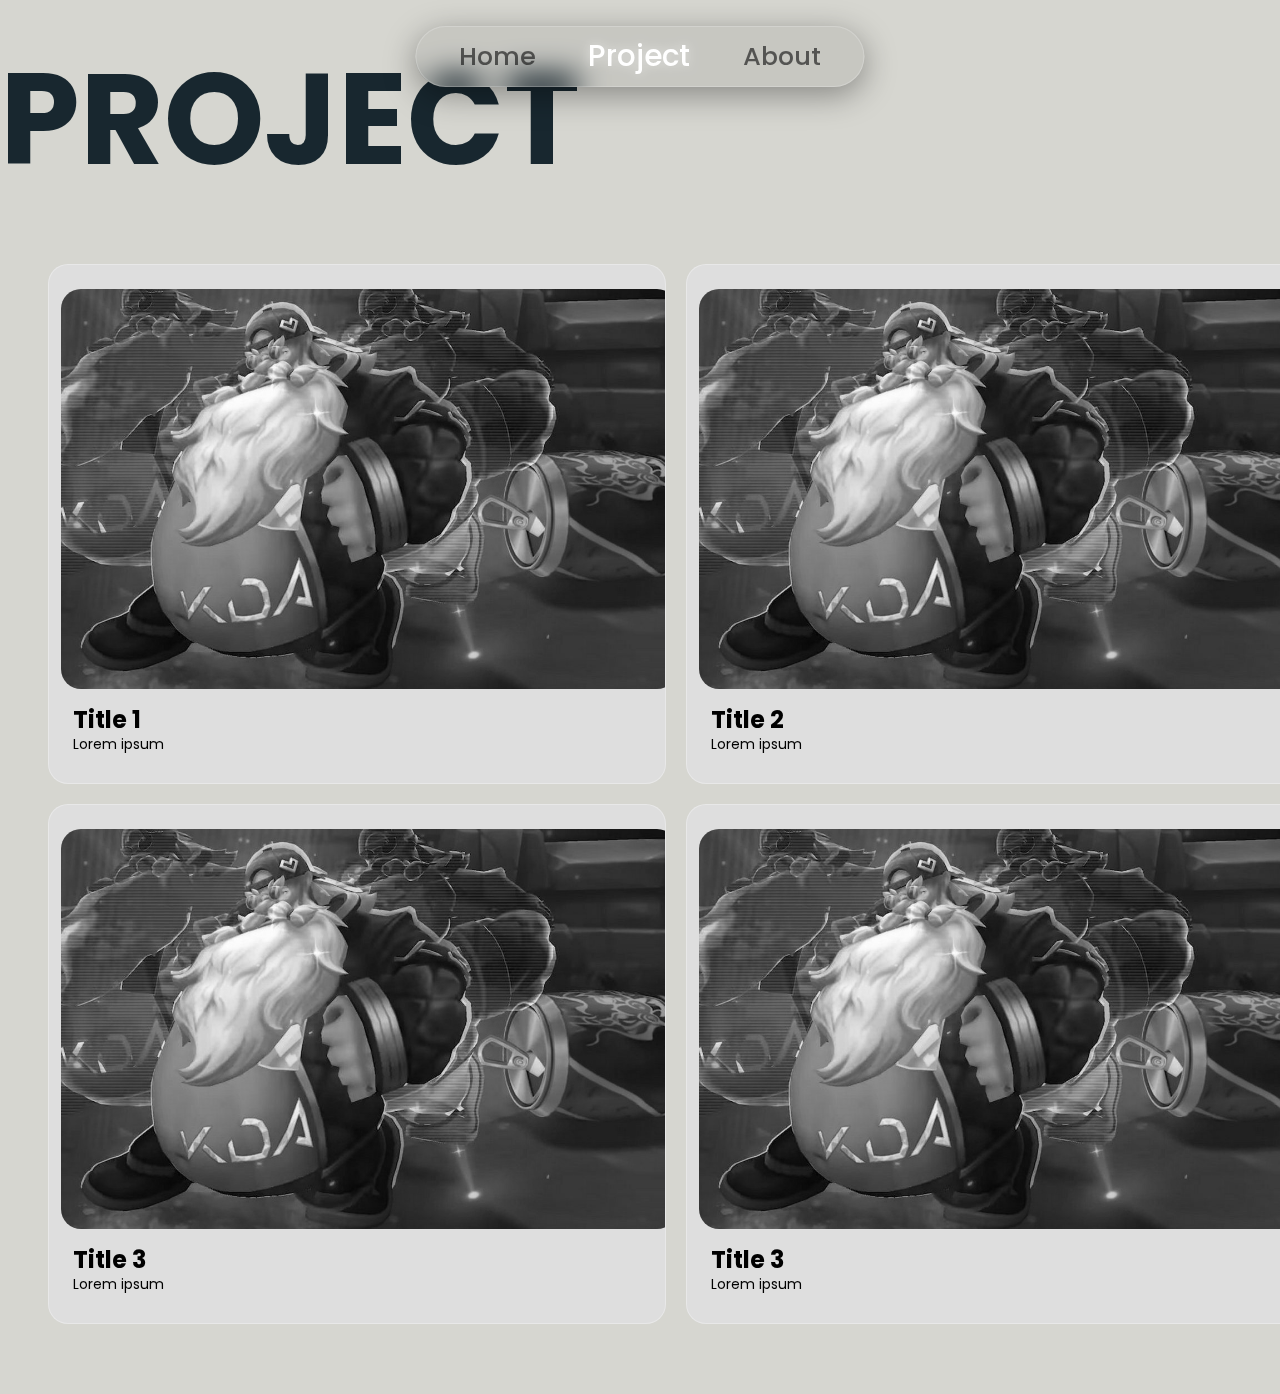
<file: Test.html>
<!DOCTYPE html>
<html lang="en">
<head>
    <meta charset="UTF-8">
    <meta name="viewport" content="width=device-width, initial-scale=1.0">
    <title>Tanapol Portfolio</title>
    <link href="https://fonts.googleapis.com/css2?family=Poppins:wght@300;400;600;700&display=swap" rel="stylesheet">
    <link rel="stylesheet" href="test.css">
     <style>
       * {
            margin: 0;
            padding: 0;
            box-sizing: border-box; 
            
        }
     
     </style>
  
</head>
  
<body>
   <header class="topbar"> <div><h1 class="Project">PROJECT</h1></div> </header>
<div class="bento-grid">

    <a href="Card_1.html" class="card-link">
        <div class="card">
            <div class="card-image"><img src="Img/gra.jpg" alt="Artwork"></div>
            <div class="card-content">
                <h2 class="card-title">Title 1</h2>
                <p class="card-description">Lorem ipsum</p>
            </div>
        </div>
    </a>

    <a href="Card_2.html" class="card-link">
        <div class="card">
            <div class="card-image"><img src="Img/gra.jpg" alt="Artwork"></div>
            <div class="card-content">
                <h2 class="card-title">Title 2</h2>
                <p class="card-description">Lorem ipsum</p>
            </div>
        </div>
    </a>
    <a href="Card_2.html" class="card-link">
        <div class="card">
            <div class="card-image"><img src="Img/gra.jpg" alt="Artwork"></div>
            <div class="card-content">
                <h2 class="card-title">Title 3</h2>
                <p class="card-description">Lorem ipsum</p>
            </div>
        </div>
    </a>
    <a href="Card_2.html" class="card-link">
        <div class="card">
            <div class="card-image"><img src="Img/gra.jpg" alt="Artwork"></div>
            <div class="card-content">
                <h2 class="card-title">Title 3</h2>
                <p class="card-description">Lorem ipsum</p>
            </div>
        </div>
    </a>
   <nav class="glass-nav">
  <ul class="nav-links">
    <li>
      <a href="index.html" class="nav-item">
       
        <span class="text">Home</span>
      </a>
    </li>
    <li>
      <a href="Test.html" class="nav-item active">
        
        <span class="text">Project</span>
      </a>
    </li>
    <li>
      <a href="settings.html" class="nav-item">
       
        <span class="text">About</span>
      </a>
    </li>
  </ul>
</nav>
    
</div>
<div class="cursor-glow"></div>
<script>
  const glow = document.querySelector('.cursor-glow');
  document.addEventListener('mousemove', (e) => {
    glow.style.left = e.clientX + 'px';
    glow.style.top = e.clientY + 'px';
  });
</script>
</body>
</html>
</file>
<file: test.css>
@font-face {
  font-family: Misans;
  src: url(font/MiSansThai-Normal.woff2) format("woff2"),
    url(font/MiSansThai-Normal.woff) format("woff");
}

html {
  scroll-behavior: smooth;
}

.card {
  width: 100%;
  height: 520px;

  background: rgba(255, 255, 255, 0.2);


  backdrop-filter: blur(10px);
  -webkit-backdrop-filter: blur(10px);


  border: 1px solid rgba(255, 255, 255, 0.3);

  border-radius: 20px;
  overflow: hidden;
  color: rgb(0, 0, 0);




  font-family: 'Poppins', sans-serif;
  display: flex;
  flex-direction: column;
  transition: all 0.5s ease-in-out;
  filter: grayscale(100%);


}

body {
  /* margin: 0;
  display: flex;             
justify-content: flex-start;
  padding-left: 24px;  
  align-items: center;       
  min-height: 100vh;          */
  background-color: #d6d6d0;
  overflow-x: hidden;
  padding-bottom: 70px;

}


.card-image img {
  width: 100%;
  height: 400px;

  object-fit: cover;
  transition: all 0.5s ease;
  margin-top: 24px;
  margin-left: 12px;
  border-radius: 20px;
}

.card-title {
  margin-top: 12px;
  margin-left: 24px;
  line-height: 1;
}

.card-description {

  margin-left: 24px;
  font-size: 14px;
  margin-top: 2px;



}

.card:hover {

  background: rgba(0, 0, 0, 1);
  backdrop-filter: blur(15px);
  filter: grayscale(0%);

  color: white;
  z-index: 0;

  .card-description {
    background-color: #da5959;

    padding: 4px 40px;
    margin-left: 0px;
    color: rgb(0, 0, 0);
    font-weight: 600;

  }
}

a {
  text-decoration: none;
  color: inherit;
  display: inline-block;
}

.bento-grid {
  display: flex;
  flex-wrap: wrap;


  gap: 20px;
  width: 100%;
  overflow: hidden;
  width: 100%;
  margin: 0;
  display: flex;
  justify-content: flex-start;
  padding-left: 24px;

  min-height: 100%;
  width: 100%;
  max-width: 2000px;

  margin-left: 24px;
  margin-top: 48px;
  background-color: #d6d6d0;
  z-index: 99;

}

.card-link {
  /* flex: 1;
  transition: flex 0.6s cubic-bezier(0.25, 1, 0.5, 1); */
  flex: 1;
  min-width: 500px;
  transition: flex 0.6s cubic-bezier(0.25, 1, 0.5, 1);

}

.card-link:hover {
  flex: 2;

}

.glass-nav {
  position: fixed;
  top: 2vw;
  left: 50vw;
  transform: translateX(-50%);
  z-index: 9998;


  background: rgba(71, 71, 71, 0.1);
  backdrop-filter: blur(15px);
  -webkit-backdrop-filter: blur(15px);


  padding: 10px 30px;
  border-radius: 50px;
  border: 1px solid rgba(255, 255, 255, 0.2);
  box-shadow: 0 8px 32px 0 rgba(0, 0, 0, 0.37);
  min-width: 100px
}

.nav-links {
  list-style: none;
  display: flex;
  gap: 40px;
  margin: 0;
  padding: 0;
  align-items: center;
}

.nav-item {
  display: flex;
  flex-direction: column;
  align-items: center;
  text-decoration: none;
  color: rgba(8, 8, 8, 0.6);
  transition: all 0.3s ease;

  width: 8vw;
  box-sizing: border-box;
}

.nav-item .icon {
  font-size: 2vw;
  margin-bottom: 4px;
}

.nav-item .text {
  font-size: 2vw;
  font-weight: 500;
  font-family: 'Poppins', sans-serif;

}


.nav-item:hover,
.nav-item.active {
  color: #ffffff;
  transform: scale(1.15);
  text-shadow: 0 0 10px rgba(255, 255, 255, 0.5);
}

.topbar {



  margin-top: 24px;

}

.topbar-operation {
  margin-left: 4px;
  color: #18272F;
  position: relative;
  text-decoration: none;
  font-family: 'Poppins', sans-serif;
  font-size: 128px;
  margin-right: 48px;
  transition: transform .3s ease-in-out;
  margin-top: 12vw;
  font-weight: 1000;
}

.Project {
  color: #18272F;
  position: relative;
  text-decoration: none;
  font-family: 'Poppins', sans-serif;
  font-size: 128px;
  margin-right: 48px;
  transition: transform .3s ease-in-out;
  z-index: 3;
}

.Projects {
  color: #18272F;
  position: relative;
  text-decoration: none;
  font-family: 'misans', sans-serif;
  font-size: 24px;
  margin-right: 48px;
  transition: transform .3s ease-in-out;
  margin-top: 48px;
}

.Project::before,
.topbar-operation::before {
  content: '';
  position: absolute;
  width: 100vw;
  height: 6px;
  /* border-radius: 4px; */
  background-color: #da5959;
  bottom: 0;
  left: 0;
  transform-origin: right;
  transform: scaleX(0);
  transition: transform .3s ease-in-out;
}

.Project:hover::before,
.topbar-operation:hover::before {
  transform-origin: left;
  transform: scaleX(1);
}

.Project:hover,
.topbar-operation:hover {
  color: #da5959;
  transition: transform .3s ease-in-out;
}

.containt {
  display: grid;

  grid-template-columns: 65% 1fr;

  grid-template-rows: auto auto;
  gap: 24px;
  padding: 24px;
  margin-top: 24px;
  z-index: 101;
}

.containts_1 {

  gap: 12px;
  border-radius: 15px;
  padding: 20px;
  min-height: 200px;
  width: 100%;
  height: auto;

  /* From https://css.glass */
  background: rgba(255, 255, 255, 0.24);
  border-radius: 16px;
  box-shadow: 0 4px 30px rgba(0, 0, 0, 0.1);
  backdrop-filter: blur(12.9px);
  -webkit-backdrop-filter: blur(12.9px);
  border: 1px solid rgba(255, 255, 255, 0.23);
  color: #7D7D7D;

  .containt-description {
    color: #9A9A9A;
    font-style: light;
  }




  font-family: 'Poppins',
  sans-serif;
  display: flex;
  flex-direction: column;
  transition: all 0.5s ease-in-out;

  .imgs {
    filter: grayscale(100%);
  }

  transition: cubic-bezier(0.25, 1, 0.5, 1);
  min-width: 200px;
  transition: all 0.3s ease;

}

.containts_1:hover {
  transition: scale 0.6s cubic-bezier(0.25, 1, 0.5, 1);
  scale: 1.05;
  z-index: 1;
  background: rgba(0, 0, 0, 1);
  backdrop-filter: blur(15px);

  .imgs {
    filter: grayscale(0%);
  }

  .Resume,
  .Resume_Profile img {
    filter: grayscale(0%);
  }

  color : white;

}

.imgs img {
  object-fit: cover;
  transition: all 0.5s ease;

  width: 100%;
  height: 15vw;



  border-radius: 20px;
  overflow: hidden;
}

.imgs1 img {
  object-fit: cover;
  transition: all 0.5s ease;

  width: 100%;
  height: 100;
  position: absolute;


  border-radius: 20px;
  overflow: hidden;
}

.download {



  position: absolute;
  top: 76%;
  left: 4%;
  /* transform: translate(-50%, -50%); */
  display: flex;
  justify-content: center;
  align-items: center;

  width: 40%;
  background: rgba(255, 255, 255, 0.5);
  backdrop-filter: blur(15px);
  -webkit-backdrop-filter: blur(15px);



  border-radius: 24px;
  border: 1px solid rgba(255, 255, 255, 0.9);
  box-shadow: 0 8px 32px 0 rgba(0, 0, 0, 0.37);

  transition: all 0.5s ease-in-out;

}

.download:hover {
  background: rgba(0, 0, 0, 1);
  backdrop-filter: blur(15px);
  transition: scale 0.6s cubic-bezier(0.25, 1, 0.5, 1);
  scale: 1.05;
  color: white;
  z-index: 0;

  .download_text {
    color: white;
  }
}

.wrapper {
  position: relative;
  width: 100%;
  display: flex;
  justify-content: center;
  align-items: center;

}

.download_text {
  font-size: 6rem;
  position: relative;
  font-family: 'Poppins', sans-serif;
  color: rgb(255, 255, 255);
}

.containts_2 {
  grid-row: span 2;

  border-radius: 15px;
  padding: 20px;
  min-height: 200px;

  background: rgba(255, 255, 255, 0.24);
  border-radius: 16px;
  box-shadow: 0 4px 30px rgba(0, 0, 0, 0.1);
  backdrop-filter: blur(12.9px);
  -webkit-backdrop-filter: blur(12.9px);
  border: 1px solid rgba(255, 255, 255, 0.23);
  color: #7D7D7D;
  border-radius: 20px;
  overflow: hidden;





  font-family: 'Poppins', sans-serif;
  display: flex;
  flex-direction: column;
  transition: all 0.5s ease-in-out;
  filter: grayscale(100%);
}

.containts_2:hover {
  transition: scale 0.6s cubic-bezier(0.25, 1, 0.5, 1);
  scale: 1.05;
  z-index: 1;
  background: rgba(0, 0, 0, 1);
  backdrop-filter: blur(15px);
  filter: grayscale(0%);

  color: white;
}

/* body::-webkit-scrollbar {

  display: none;
} */
.type {
  /* background-color: #da5959; */
  display: flex;
  align-items: baseline;
  gap: 40px;
  font-family: 'Poppins', sans-serif;
  margin-left: 24px;
  margin-top: 24px;
}

.all {
  /* background-color: #5fdf38; */
  display: flex;
  align-items: baseline;
  gap: 24px;

  .number {
    font-weight: 1000;
  }

}

.all h1 {
  font-weight: 100;
  color: #7D7D7D;
}

.all-item :hover h1 {
  color: #ee6666;
  transform: scale(1.15);
  text-shadow: 0 0 10px rgba(255, 255, 255, 0.5);
  transition: all 0.3s ease;
  opacity: 0.7;
}

.all-item.active h1 {
  color: #ee6666 !important;
  opacity: 1;
  transform: scale(1.15);
  text-shadow: 0 0 10px rgba(255, 255, 255, 0.5);
}

.bar::before {
  content: '';
  position: absolute;
  width: 100vw;
  height: 6px;
  /* border-radius: 4px; */
  background-color: #da5959;
  margin-top: 60px;
  left: 0;
  transform-origin: right;
  transform: scaleX(0);
  transition: transform .3s ease-in-out;
}

.bar:hover::before {
  transform-origin: left;
  transform: scaleX(1);
}

.bar:hover,
.all-item.active h1 {
  color: #da5959;
  transition: transform .3s ease-in-out;
}

.Explain {
  font-size: 20px;
  font-family: 'Misans', sans-serif;

  /* background-color: #ee6666; */
  .paragraph {
    margin-top: 24px;

  }

  transition: all 0.3s ease;
  /* background-color:rgba(255, 255, 255, 0.5) ; */


}

/* .Explain :hover{
  transition: scale 0.4s cubic-bezier(0.25, 1, 0.5, 1);
  scale: 1.05;
  z-index: 100;
  transform: translateX(16px);
   backdrop-filter: blur(15px); 
} */
.Line {
  background-color: #18272F;
  height: 2px;
  position: absolute;
  width: 100%;
}

.Operation {
  display: grid;

  grid-template-columns: 32% 70%;

  grid-template-rows: auto auto auto;
  gap: 24px;
  padding-left: 24px;


  grid-template-areas: "box-1 box-1 "

    "box-3 box-2"
    "box-4 box-6"
    "box-4 box-8"
    "box-9 box-10"
    "box-11 box-11"
    "box-12 box-12"
    "box-13 box-13"
    "box-14 box-14"
    "box-15 box-15"
    "box-16 box-16"
    "box-17 box-17"
    "box-18 box-18"
    "box-19 box-19"
    "box-21 box-21"
    "box-22 box-22"
    "box-20 box-20"


  ;
}

.frame {

  position: absolute;
  z-index: 10;

}

.Operation_img {
  object-fit: cover;
  width: 100%;
  margin-bottom: 24px;
}

.main-title {
  display: flex;
  align-items: center;
  gap: 15px;
  font-family: 'MiSans', sans-serif;
  color: #18272F;
  font-weight: bold;

}





.project-info-container {
  font-family: 'MiSans', sans-serif;
  margin-top: 0px;
  width: 100%;
}

.info-row {
  display: flex;
  justify-content: space-between;
  align-items: center;
  padding: 15px 0;
  border-bottom: 1px solid rgba(0, 0, 0, 0.1);
}


.info-label {
  display: flex;
  align-items: center;
  gap: 10px;
  font-weight: 550;
  font-size: 14px;
  letter-spacing: 1px;
  color: #333;
}


.info-label .icon {
  font-size: 18px;
  color: #ee6666;
}


.info-value {
  font-size: 16px;
  color: #7D7D7D;
  text-align: right;
}


.info-row:last-child {
  border-bottom: none;
}

.imgw {
  height: 100%;
  object-fit: cover;
  width: 10%;
}

.box-6div {
  background: rgba(255, 255, 255, 0.2);


  backdrop-filter: blur(10px);
  -webkit-backdrop-filter: blur(10px);


  border: 1px solid rgba(255, 255, 255, 0.3);

  border-radius: 20px;
  overflow: visible;
  color: rgb(0, 0, 0);
  padding: 80px;
  line-height: 1.8;


}

.footer-nav {
  position: fixed;
  bottom: 0;
  left: 0;
  width: 100%;
  background: rgba(0, 0, 0, 0.8);
  backdrop-filter: blur(10px);
  padding: 15px 0;
  z-index: 1000;
  border-top: 1px solid rgba(255, 255, 255, 0.1);
}

.footer-content {
  display: flex;
  justify-content: space-between;
  align-items: center;
  max-width: 1200px;
  margin: 0 auto;
  padding: 0 0px;
}

.footer-item {
  color: #ffffff;
  text-decoration: none;
  font-family: 'Poppins', sans-serif;
  font-size: 1rem;
  margin: 0 15px;
  transition: color 0.3s ease;
}

.Internship {

  width: 100%;
  height: auto;
  margin-left: 24px;

  .paragraph {
    margin-top: 12px;
    font-family: 'Misans', sans-serif;
    margin-left: 24px;
  }
}

.loader {
  position: absolute;
  width: 100%;
  height: 100%;
  background: #d6d6d0;
  z-index: 10001;
  top: 0;
  left: 0;
  padding-bottom: 4%;
  display: flex;
  justify-content: flex-end;
  align-items: end;
}

.counter {
  position: relative;
  width: 100%;
  display: flex;
  justify-content: flex-end;
}

.counter .number {
  position: absolute;
  color: aliceblue;
  font-size: 10vw;
  font-weight: 300;
  font-family: "Popins", sans-serif;
  bottom: 4vw;
  right: 4vw;
  color: #18272F
}

.connter .number {
  font-size: 0.5em;
}

.progress {
  position: relative;
  width: 100%;
  height: 5px;
  background: #cacaca;
}

.progress .percentBar {
  position: absolute;
  top: 0;
  left: 0;
  width: 11%;
  height: 100%;
  background: #18272F;

}

.containt_about {
  display: grid;

  grid-template-columns: 30% 70%;

  grid-template-rows: auto auto;
  gap: 24px;
  padding: 24px;
  margin-top: 24px;
  z-index: 101;

}

.Resume {
  width: 100%;
  height: 100%;
  object-fit: cover;
  transition: all 0.5s ease;
  filter: grayscale(100%);
}

.contract_grid {
  background: rgba(255, 255, 255, 0.2);


  backdrop-filter: blur(10px);
  -webkit-backdrop-filter: blur(10px);


  border: 4px solid rgba(255, 255, 255, 0.3);

  border-radius: 20px;
  overflow: hidden;
  color: rgb(0, 0, 0);

  font-family: 'Poppins', sans-serif;

  width: 100%;
  height: 100%;
  display: grid;

  grid-template-columns: 1fr;


  grid-template-rows: auto auto;
  gap: 24px;

}

.contract_item {
  width: 100%;
  height: 100%;
  padding: 24px;
  object-fit: cover;
  transition: all 0.5s ease;
  /* background-color: #da5959; */
  display: flex;
  gap: 24px;
  flex-direction: column;


}

.item_frame {
  display: grid;

  grid-template-columns: 1fr 3fr;


  align-items: center;
  justify-content: center;

  gap: 0px;
  background-color: rgb(255, 255, 255, 0.8);
  padding: 8px;
  padding-left: 24px;
  border-radius: 10px;
  width: 100%;
  height: auto;
  overflow: hidden;
  transition: all 0.5s ease;
  color: #18272F;
  filter: grayscale(100%);

}

.item_frame img {
  object-fit: contain;

  width: auto;
  height: 52px;
  transition: all 0.5s ease;

}

.logo_facebook {

  width: auto;
  height: 52px;
  background-image: url('Img/Facebook.svg');
  background-size: contain;
  background-repeat: no-repeat;
  margin-top: 4px;
  margin-bottom: 4px;


}

.logo_Email {

  width: 50px;
  height: 52px;
  background-image: url('Img/Gmail_Logo.svg');
  background-size: contain;
  background-repeat: no-repeat;
  margin-top: 8px;


}

.logo_git {

  width: auto;
  height: 52px;
  background-image: url('Img/Github.svg');
  background-size: contain;
  background-repeat: no-repeat;
  margin-top: 4px;
  margin-bottom: 4px;

}



.item_frame:hover {
  transform: scale(1.08);
  transition: all 0.5s ease;
  filter: grayscale(0%);
  background-color: rgb(255, 255, 255, 1);
}

.Resume_Profile img {
  object-fit: fill;
  width: 20vw;
  height: auto;
  transition: all 0.5s ease;
}

#paintCanvas {
  width: 100%;
  height: 100%;
  inset: 0;
  z-index: 1000;
  /* background: #DBDBD6;    */
  cursor: crosshair;
  position: absolute;
}

.clear {
  position: relative;
  top: 24px;
  left: 24px;
  z-index: 1000;
  padding: 10px 20px;
  font-size: 16px;
  background: rgba(255, 255, 255, 0.2);


  backdrop-filter: blur(15px);
  -webkit-backdrop-filter: blur(15px);


  border: 1px solid rgba(255, 255, 255, 0.3);
  font-family: poppins, sans-serif;


  color: rgba(8, 8, 8, 0.6);
  border-radius: 5px;
  cursor: pointer;
  transition: all 0.3s ease;
}

.clear:hover {
  background: rgba(0, 0, 0, 0.8);
  transition: scale 0.6s cubic-bezier(0.25, 1, 0.5, 1);
  scale: 1.1;
  color: white;
  text-shadow: 0 0 10px rgba(255, 255, 255, 0.5);
}

.glass-cursor {
  position: fixed;
  top: 0;
  left: 0;
  width: 32px;
  height: 32px;
  border-radius: 999px;
  pointer-events: none;
  z-index: 10005;


  background: rgba(255, 255, 255, 0.08);
  border: 1px solid rgba(255, 255, 255, 0.4);
  backdrop-filter: blur(10px);
  -webkit-backdrop-filter: blur(10px);
  box-shadow: 0 0 18px rgba(0, 0, 0, 0.25);

  transform: translate(-50%, -50%);
}

/* Presentational Styles */


/* .nav-item.active::after {
  content: '';
  width: 20px;
  height: 2px;
  background: #ff00ff; 
  box-shadow: 0 0 10px #ff00ff;
  margin-top: 5px;
  border-radius: 2px;
} */

@media screen and (max-width: 1180px) {

  /* Global adjustments */
  body {
    padding-left: 0;
    padding-bottom: 24px;
    overflow-x: hidden;
  }

  /* Linearize Grids */
  .containt,
  .containt_about,
  .Operation,
  .contract_grid {
    display: flex;
    flex-direction: column;
    grid-template-columns: 1fr;
    grid-template-rows: auto;
    width: 100%;
    box-sizing: border-box;
    padding: 12px;
    gap: 16px;
    margin-top: 12px;
  }

  .contract_grid {
    display: flex;
    flex-direction: column;
  }

  /* Typography Scaling */
  .Project,
  .topbar-operation {
    font-size: 48px;
    /* Was 128px */
    margin-right: 0;
    margin-top: 24px;
    text-align: center;
    width: 100%;
    margin-left: 0;
  }

  .topbar-operation {
    font-size: 10vw;
  }

  .Projects {
    font-size: 18px;
    margin-right: 0;
    margin-top: 24px;
    text-align: center;
  }

  .header,
  .topbar {
    display: flex;
    justify-content: center;
    width: 100%;
  }

  /* Navigation Bar */
  .glass-nav {
    top: auto;
    bottom: 20px;
    left: 50%;
    transform: translateX(-50%);
    width: 90%;
    max-width: 400px;
    padding: 10px;

    /* Ensure it's above everything */
    z-index: 10002;
  }

  .nav-links {
    gap: 10px;
    justify-content: space-around;
    width: 100%;
  }

  .nav-item {
    width: auto;
    padding: 0 10px;
  }

  .nav-item .text {
    font-size: 14px;
  }

  /* Cards and Content */
  .card {
    height: auto;
    min-height: 400px;
  }

  .card-image img {
    height: 250px;
    margin-left: 0;
    width: 100%;
    padding: 0 12px;
    box-sizing: border-box;
  }

  .card-title,
  .card-description {
    margin-left: 12px;
  }

  /* About Page Specifics */
  .containts_1,
  .containts_2 {
    width: 100%;
    min-height: auto;
  }

  .item_frame {
    display: flex;
    flex-direction: column;
    align-items: center;
    justify-content: center;
    text-align: center;
    padding: 24px;
    gap: 12px;
    grid-template-columns: none;
    /* Override grid */
  }

  .item_frame img,
  .logo_facebook,
  .logo_Email,
  .logo_git {
    margin: 0 auto;
    height: 48px;
    width: 48px;
    /* Fixed width for icons */
    display: block;
    /* Ensure they appear */
  }

  .item_frame h3 {
    font-size: 16px;
    word-break: break-all;
    /* Ensure long emails don't overflow */
    margin-top: 8px;
  }

  .Resume_Profile img {
    margin-top: 24px;
    width: 200px;
    height: 200px;
    object-fit: cover;
    border-radius: 50%;
    margin-bottom: 24px;
    box-shadow: 0 8px 32px rgba(0, 0, 0, 0.2);
  }

  /* Operation Page Specifics */
  .box-6div {
    padding: 24px;
  }

  /* Hide cursor effect on touch devices */
  .glass-cursor {
    display: none;
  }

  /* Bento Grid/Project items */
  .bento-grid {
    margin-left: 0;
    padding-left: 0;
    display: flex;
    flex-direction: column;
  }

  .card-link {
    min-width: 0;
    width: 100%;
    flex: none;
  }

  .wrapper {
    flex-direction: column;
  }

  /* Footer */
  .download {
    position: relative;
    top: auto;
    left: auto;
    width: 100%;
    margin-top: 24px;
  }

  .download_text {
    font-size: 2em;
    margin: 24px;
    text-align: center;
    text-decoration: none;
    color: black;
  }

  .footer-nav {
    /* Show footer nav */
    display: block;
    position: relative;
    background: rgba(0, 0, 0, 0.9);
    backdrop-filter: blur(20px);
    padding: 24px 0;
    z-index: 10003;
    /* Above everything */
    margin-top: 48px;
  }

  .footer-content {
    flex-direction: column;
    gap: 16px;
  }

  .footer-item {
    background: rgba(255, 255, 255, 0.1);
    padding: 16px 0;
    width: 80%;
    text-align: center;
    border-radius: 12px;
    margin: 0 auto;
    display: block;
    font-size: 1.2rem;
  }
}
</file>
<file: bg.css>
@font-face {
  font-family: Misans;
  src: url(font/MiSansThai-Normal.woff2) format("woff2"),
    url(font/MiSansThai-Normal.woff) format("woff");
}

.card {
  width: 100%;
  height: 700px;

  background: rgba(255, 255, 255, 0.2);


  backdrop-filter: blur(10px);
  -webkit-backdrop-filter: blur(10px);


  border: 1px solid rgba(255, 255, 255, 0.3);

  border-radius: 20px;
  overflow: hidden;
  color: rgb(0, 0, 0);




  font-family: 'Poppins', sans-serif;
  display: flex;
  flex-direction: column;
  transition: all 0.5s ease-in-out;
  filter: grayscale(100%);


}

body {
  /* margin: 0;
  display: flex;             
justify-content: flex-start;
  padding-left: 24px;  
  align-items: center;       
  min-height: 100vh;          */
  background-color: #d6d6d0;
  overflow-x: hidden;
  padding-bottom: 70px;
}

.card-image img {
  width: 100%;
  height: 400px;

  object-fit: cover;
  transition: all 0.5s ease;
  margin-top: 24px;
  margin-left: 12px;
  border-radius: 20px;
}

.card-title {
  margin-top: 12px;
  margin-left: 24px;
  line-height: 1;
}

.card-description {

  margin-left: 24px;
  font-size: 24px;
  margin-top: 2px;
  font-family: 'Misans', sans-serif;



}

.card:hover {

  background: rgba(0, 0, 0, 1);
  backdrop-filter: blur(15px);
  filter: grayscale(0%);

  color: white;
  z-index: 0;

  .card-description {
    background-color: #da5959;

    padding: 4px 40px;
    margin-left: 0px;
    color: rgb(0, 0, 0);
    font-weight: 550;

  }
}

a {
  text-decoration: none;
  color: inherit;
  display: inline-block;
}

.bento-grid {
  display: flex;
  flex-wrap: wrap;


  gap: 20px;
  width: 100%;
  overflow: hidden;
  width: 100%;
  margin: 0;
  display: flex;
  justify-content: flex-start;
  padding-left: 24px;

  min-height: 100%;
  width: 100%;
  max-width: 2000px;
  margin-right: 24px;
  margin-top: 48px;
  background-color: #d6d6d0;
  z-index: 99;

}

.bento-grid1 {
  display: flex;
  flex-wrap: wrap;


  gap: 20px;
  height: 100%;
  overflow: hidden;
  width: 100%;
  margin: 0;
  display: flex;
  justify-content: flex-start;
  padding-left: 24px;

  min-height: 100%;
  width: 100%;
  max-width: 2000px;
  margin-right: 24px;
  margin-top: 24px;
  margin-bottom: 24px;
  background-color: #d6d6d0;
  z-index: 99;

}

.card-link {
  /* flex: 1;
  transition: flex 0.6s cubic-bezier(0.25, 1, 0.5, 1); */
  flex: 1;
  min-width: 500px;
  transition: flex 0.6s cubic-bezier(0.25, 1, 0.5, 1);

}

.card-link:hover {
  flex: 2;

}

.glass-nav {
  position: fixed;
  top: 2vw;
  left: 50vw;
  transform: translateX(-50%);
  z-index: 10000;


  background: rgba(71, 71, 71, 0.1);
  backdrop-filter: blur(15px);
  -webkit-backdrop-filter: blur(15px);


  padding: 10px 30px;
  border-radius: 50px;
  border: 1px solid rgba(255, 255, 255, 0.2);
  box-shadow: 0 8px 32px 0 rgba(0, 0, 0, 0.37);
  min-width: 100px
}

.nav-links {
  list-style: none;
  display: flex;
  gap: 40px;
  margin: 0;
  padding: 0;
  align-items: center;
}

.nav-item {
  display: flex;
  flex-direction: column;
  align-items: center;
  text-decoration: none;
  color: rgba(8, 8, 8, 0.6);
  transition: all 0.3s ease;

  width: 8vw;
  box-sizing: border-box;
}

.nav-item .icon {
  font-size: 2vw;
  margin-bottom: 4px;
}

.nav-item .text {
  font-size: 2vw;
  font-weight: 500;
  font-family: 'Poppins', sans-serif;

}

html {
  scroll-behavior: smooth;
}

.nav-item:hover,
.nav-item.active {
  color: #ffffff;
  transform: scale(1.15);
  text-shadow: 0 0 10px rgba(255, 255, 255, 0.5);
}

.topbar {



  margin-top: 24px;

}

.topbar-operation {
  margin-left: 4px;
  color: #18272F;
  position: relative;
  text-decoration: none;
  font-family: 'Poppins', sans-serif;
  font-size: 128px;
  margin-right: 48px;
  transition: transform .3s ease-in-out;
  margin-top: 12vw;
  font-weight: 1000;
}

.Project {
  color: #18272F;
  position: relative;
  text-decoration: none;
  font-family: 'Poppins', sans-serif;
  font-size: 128px;
  margin-right: 48px;
  transition: transform .3s ease-in-out;
}

.Project::before,
.topbar-operation::before {
  content: '';
  position: absolute;
  width: 100vw;
  height: 6px;
  /* border-radius: 4px; */
  background-color: #da5959;
  bottom: 0;
  left: 0;
  transform-origin: right;
  transform: scaleX(0);
  transition: transform .3s ease-in-out;
}

.Project:hover::before,
.topbar-operation:hover::before {
  transform-origin: left;
  transform: scaleX(1);
}

.Project:hover,
.topbar-operation:hover {
  color: #da5959;
  transition: transform .3s ease-in-out;
}

.containt {
  display: grid;

  grid-template-columns: 65% 1fr;

  grid-template-rows: auto auto;
  gap: 24px;
  padding: 24px;
  margin-top: 24px;

}

.containts_1 {


  border-radius: 15px;
  padding: 20px;
  min-height: 200px;


  /* From https://css.glass */
  background: rgba(255, 255, 255, 0.24);
  border-radius: 16px;
  box-shadow: 0 4px 30px rgba(0, 0, 0, 0.1);
  backdrop-filter: blur(12.9px);
  -webkit-backdrop-filter: blur(12.9px);
  border: 1px solid rgba(255, 255, 255, 0.23);
  color: #7D7D7D;

  .containt-description {
    color: #9A9A9A;
    font-style: light;
  }




  font-family: 'Poppins',
  sans-serif;
  display: flex;
  flex-direction: column;
  transition: all 0.5s ease-in-out;

  .imgs {
    filter: grayscale(100%);
  }

  transition: cubic-bezier(0.25, 1, 0.5, 1);
  min-width: 200px;
  transition: all 0.3s ease;

}

.containts_1:hover {
  transition: scale 0.6s cubic-bezier(0.25, 1, 0.5, 1);
  scale: 1.05;
  z-index: 1;
  background: rgba(0, 0, 0, 1);
  backdrop-filter: blur(15px);

  .imgs {
    filter: grayscale(0%);
  }

  color : white;

}

.imgs img {
  object-fit: cover;
  transition: all 0.5s ease;

  width: 100%;
  height: 15vw;



  border-radius: 20px;
  overflow: hidden;
}

.imgs1 img {
  object-fit: cover;
  transition: all 0.5s ease;

  width: 100%;
  height: 100;
  position: absolute;


  border-radius: 20px;
  overflow: hidden;
}

.download {



  position: absolute;
  top: 76%;
  left: 4%;
  /* transform: translate(-50%, -50%); */
  display: flex;
  justify-content: center;
  align-items: center;

  width: 40%;
  background: rgba(255, 255, 255, 0.5);
  backdrop-filter: blur(15px);
  -webkit-backdrop-filter: blur(15px);



  border-radius: 24px;
  border: 1px solid rgba(255, 255, 255, 0.9);
  box-shadow: 0 8px 32px 0 rgba(0, 0, 0, 0.37);

  transition: all 0.5s ease-in-out;

}

.download_1 {


  top: 50%;
  left: 50%;

  position: absolute;

  transform: translate(-50%, -50%);
  display: flex;
  justify-content: center;
  align-items: center;

  width: 32%;
  background: rgba(255, 255, 255, 0.5);
  backdrop-filter: blur(15px);
  -webkit-backdrop-filter: blur(15px);



  border-radius: 24px;
  border: 1px solid rgba(255, 255, 255, 0.9);
  box-shadow: 0 8px 32px 0 rgba(0, 0, 0, 0.37);

  transition: all 0.5s ease-in-out;

}

.img_90 {
  width: 1852px;
  height: auto;

  margin-top: 24px;
  /* margin-left: 24px; */
  border-radius: 20px;
  overflow: hidden;
  position: relative;
}

.download:hover,
.download_1:hover {
  background: rgba(0, 0, 0, 1);
  backdrop-filter: blur(15px);
  transition: scale 0.6s cubic-bezier(0.25, 1, 0.5, 1);
  scale: 1.05;
  color: white;
  z-index: 0;
}

.wrapper {
  position: relative;
  width: 100%;
  display: flex;
  justify-content: center;
  align-items: center;

}

.download_text {
  font-size: 6rem;
  position: relative;
  font-family: 'Poppins', sans-serif;
  color: rgb(255, 255, 255);
}

.containts_2 {
  grid-row: span 2;

  border-radius: 15px;
  padding: 20px;
  min-height: 200px;

  background: rgba(255, 255, 255, 0.24);
  border-radius: 16px;
  box-shadow: 0 4px 30px rgba(0, 0, 0, 0.1);
  backdrop-filter: blur(12.9px);
  -webkit-backdrop-filter: blur(12.9px);
  border: 1px solid rgba(255, 255, 255, 0.23);
  color: #7D7D7D;
  border-radius: 20px;
  overflow: hidden;





  font-family: 'Poppins', sans-serif;
  display: flex;
  flex-direction: column;
  transition: all 0.5s ease-in-out;
  filter: grayscale(100%);
}

.containts_2:hover {
  transition: scale 0.6s cubic-bezier(0.25, 1, 0.5, 1);
  scale: 1.05;
  z-index: 1;
  background: rgba(0, 0, 0, 1);
  backdrop-filter: blur(15px);
  filter: grayscale(0%);

  color: white;
}

/* body::-webkit-scrollbar {

  display: none;
} */
.type {
  /* background-color: #da5959; */
  display: flex;
  align-items: baseline;
  gap: 40px;
  font-family: 'Poppins', sans-serif;
  margin-left: 24px;
  margin-top: 24px;
}

.all {
  /* background-color: #5fdf38; */
  display: flex;
  align-items: baseline;
  gap: 24px;

  .number {
    font-weight: 1000;
  }

}

.all h1 {
  font-weight: 100;
  color: #7D7D7D;
}

.all-item :hover h1 {
  color: #ee6666;
  transform: scale(1.15);
  text-shadow: 0 0 10px rgba(255, 255, 255, 0.5);
  transition: all 0.3s ease;
  opacity: 0.7;
}

.all-item.active h1 {
  color: #ee6666 !important;
  opacity: 1;
  transform: scale(1.15);
  text-shadow: 0 0 10px rgba(255, 255, 255, 0.5);
}

.bar::before {
  content: '';
  position: absolute;
  width: 100vw;
  height: 6px;
  /* border-radius: 4px; */
  background-color: #da5959;
  margin-top: 60px;
  left: 0;
  transform-origin: right;
  transform: scaleX(0);
  transition: transform .3s ease-in-out;
}

.bar:hover::before {
  transform-origin: left;
  transform: scaleX(1);
}

.bar:hover,
.all-item.active h1 {
  color: #da5959;
  transition: transform .3s ease-in-out;
}

.Explain {
  font-size: 20px;
  font-family: 'Misans', sans-serif;

  /* background-color: #ee6666; */
  .paragraph {
    margin-top: 24px;

  }

  transition: all 0.3s ease;
  /* background-color:rgba(255, 255, 255, 0.5) ; */


}

/* .Explain :hover{
  transition: scale 0.4s cubic-bezier(0.25, 1, 0.5, 1);
  scale: 1.05;
  z-index: 100;
  transform: translateX(16px);
   backdrop-filter: blur(15px); 
} */
.Line {
  background-color: #18272F;
  height: 2px;
  position: absolute;
  width: 100%;
}

.Operation {
  display: grid;

  grid-template-columns: 32% 70%;

  grid-template-rows: auto auto auto;
  gap: 24px;
  padding-left: 24px;


  grid-template-areas: "box-1 box-1 "

    "box-3 box-2"
    "box-4 box-4"

    "box-5 box-5"
    "box-6 box-6"
    "box-8 box-8";



  ;
}

.Card_Element {
  background: rgba(255, 255, 255, 0.2);


  backdrop-filter: blur(10px);
  -webkit-backdrop-filter: blur(10px);


  border: 4px solid rgba(255, 255, 255, 0.3);

  border-radius: 20px;
  overflow: hidden;
  color: rgb(0, 0, 0);

  font-family: 'Poppins', sans-serif;

  width: 100%;
  height: auto;
  display: grid;

  grid-template-columns: repeat(7, 12%);


  grid-template-rows: auto auto;
  gap: 24px;
  padding: 72px;
  margin-top: 24px;
  padding-left: 72px;
}

.Element {
  background: rgba(255, 255, 255, 0.2);


  backdrop-filter: blur(10px);
  -webkit-backdrop-filter: blur(10px);


  border: 4px solid rgba(255, 255, 255, 0.3);

  border-radius: 20px;
  overflow: hidden;
  color: rgb(0, 0, 0);

  font-family: 'Poppins', sans-serif;

  width: 100%;
  height: 100%;
  display: grid;

  grid-template-columns: 1fr;


  grid-template-rows: auto auto;
  gap: 24px;
  padding: 72px;
  margin-top: 24px;
  padding-left: 72px;
  margin-left: 72px;
}

.Title_Card {
  display: flex;
  position: absolute;
  margin: 24px;
  margin-left: 36px;
  align-items: center;
  gap: 12px;
  font-family: 'Poppins', sans-serif;
  font-size: 24px;
  color: #18272F;
  font-weight: bold;
}

.Title_Card::before {
  content: "";
  width: 12px;
  height: 12px;
  background-color: #6e6e6e;
  border-radius: 50%;
  display: inline-block;
  box-shadow: 0 0 10px #ffffff;
}

.frame {

  position: absolute;
  z-index: 10;

}

.Operation_img {

  width: 100%;
  height: 100%;
  margin-bottom: 24px;
}

.main-title {
  display: flex;
  align-items: center;
  gap: 15px;
  font-family: 'MiSans', sans-serif;
  color: #18272F;
  font-weight: bold;

}


.main-title::before {
  content: '';
  width: 12px;
  height: 12px;
  background-color: #da5959;
  border-radius: 50%;
  display: inline-block;


  box-shadow:
    0 0 0 4px rgba(236, 155, 155, 0.8),
    0 0 10px 2px rgba(243, 223, 223, 0.8),
    0 0 20px rgba(255, 191, 191, 0.8);


  animation: pulse-glow 2s infinite;
}


@keyframes pulse-glow {
  0% {
    transform: scale(1);
    opacity: 1;
  }

  50% {
    transform: scale(1.1);
    opacity: 0.7;
  }

  100% {
    transform: scale(1);
    opacity: 1;
  }
}

.project-info-container {
  font-family: 'misans', sans-serif;
  margin-top: 32px;
  width: 95%;
  height: auto;
  background: rgba(255, 255, 255, 0.1);
  border-radius: 16px;
  padding: 24px;
  backdrop-filter: blur(10px);
  border: 1px solid rgba(255, 255, 255, 0.2);
  transition: all 0.3s ease;

}

.Explain:hover .project-info-container {
  background: rgb(0, 0, 0);
  border-color: rgba(255, 255, 255, 0.3);

}

.info-row {
  display: flex;
  justify-content: space-between;
  align-items: center;
  padding: 16px 0;
  border-bottom: 1px solid rgba(255, 255, 255, 0.1);
  transition: all 0.3s ease;

}

.info-row:last-child {
  border-bottom: none;
}

.info-row:hover {
  background: rgba(255, 255, 255, 0.05);
  border-radius: 8px;
  padding-left: 12px;
  padding-right: 12px;
}

.info-label {
  display: flex;
  align-items: center;
  gap: 12px;
  font-weight: 600;
  font-size: 0.95rem;
  letter-spacing: 0.5px;
  color: #333;
  transition: all 0.3s ease;
}

.Explain:hover .info-label {
  color: rgba(255, 255, 255, 0.9);
}

.info-value {
  font-size: 0.95rem;
  color: #da5959;
  text-align: right;
  font-weight: 500;
  transition: all 0.3s ease;
}

.Explain:hover .info-value {
  color: #ff8a80;
}

.imgw {
  height: 100%;
  object-fit: cover;
  width: 10%;
}

.box-6div {
  background: rgba(255, 255, 255, 0.2);


  backdrop-filter: blur(10px);
  -webkit-backdrop-filter: blur(10px);


  border: 1px solid rgba(255, 255, 255, 0.3);

  border-radius: 20px;
  overflow: visible;
  color: rgb(0, 0, 0);
  padding: 80px;
  line-height: 1.8;


}

.footer-nav {
  position: fixed;
  bottom: 0;
  left: 0;
  width: 100%;
  background: rgba(0, 0, 0, 0.8);
  backdrop-filter: blur(10px);
  padding: 15px 0;
  z-index: 1000;
  border-top: 1px solid rgba(255, 255, 255, 0.1);
}

.footer-content {
  display: flex;
  justify-content: space-between;
  align-items: center;
  max-width: 1200px;
  margin: 0 auto;
  padding: 0 0px;
}

.footer-item {
  color: #ffffff;
  text-decoration: none;
  font-family: 'Poppins', sans-serif;
  font-size: 1rem;
  margin: 0 15px;
  transition: color 0.3s ease;
}

.Internship {

  width: 100%;
  height: auto;
  margin-left: 24px;

  .paragraph {
    margin-top: 12px;
    font-family: 'Misans', sans-serif;
    margin-left: 24px;
  }
}

.glass-cursor {
  position: fixed;
  top: 0;
  left: 0;
  width: 32px;
  height: 32px;
  border-radius: 999px;
  pointer-events: none;
  z-index: 10005;


  background: rgba(255, 255, 255, 0.08);
  border: 1px solid rgba(255, 255, 255, 0.4);
  backdrop-filter: blur(10px);
  -webkit-backdrop-filter: blur(10px);
  box-shadow: 0 0 18px rgba(0, 0, 0, 0.25);

  transform: translate(-50%, -50%);
}

/* Presentational Styles */


/* .nav-item.active::after {
  content: '';
  width: 20px;
  height: 2px;
  background: #ff00ff; 
  box-shadow: 0 0 10px #ff00ff;
  margin-top: 5px;
  border-radius: 2px;
} */

@media screen and (max-width: 1180px) {

  /* Global Layout */
  .Operation {
    display: flex;
    flex-direction: column;
    padding-left: 0;
    margin-right: 0;
    gap: 16px;
    width: 100%;
    box-sizing: border-box;
    padding: 12px;
  }

  /* Linearize Bento Grid */
  .bento-grid,
  .bento-grid1 {
    display: flex;
    flex-direction: column;
    height: auto;
    padding-left: 0;
    margin-right: 0;
  }

  /* Box Areas - Override Grid Areas */
  .Explain {
    grid-area: auto !important;
    width: 100%;
  }

  /* Images Responsiveness */
  .Operation_img,
  .page img,
  .img_90,
  .imgs img,
  .card-image img {
    max-width: 100%;
    width: 100%;
    height: auto;
    object-fit: contain;
    margin-left: 0;
  }

  .img_90 {
    width: 100%;
    /* Override fixed pixel width */
  }

  /* Typography */
  .main-title {
    font-size: 24px;
    flex-wrap: wrap;
  }

  .Project,
  .topbar-operation {
    font-size: 48px;
    margin-right: 0;
    margin-top: 24px;
    text-align: center;
    width: 100%;
    margin-left: 0;
    line-height: 1.2;
  }

  .project-info-container {
    width: 100%;
    margin-top: 24px;
  }

  /* Cards */
  .card {
    height: auto;
    margin-bottom: 24px;
  }

  .card-image img {
    height: auto;
    min-height: 200px;
    object-fit: cover;
    margin-left: 0;
    width: 100%;
    padding: 0 12px;
    box-sizing: border-box;
  }

  .card-description {
    font-size: 16px;
    line-height: 1.5;
    margin-right: 12px;
  }

  /* Navigation */
  .glass-nav {
    top: auto;
    bottom: 20px;
    left: 50%;
    transform: translateX(-50%);
    width: 90%;
    max-width: 400px;
    padding: 10px;
    z-index: 10002;
  }

  .nav-links {
    gap: 10px;
    justify-content: space-around;
    width: 100%;
  }

  .nav-item {
    width: auto;
    padding: 0 10px;
  }

  .nav-item .text {
    font-size: 14px;
  }

  .footer-nav {
    /* Show footer nav */
    display: block;
    position: relative;
    background: rgba(0, 0, 0, 0.9);
    backdrop-filter: blur(20px);
    padding: 24px 0;
    z-index: 10003;
    /* Above everything */
    margin-top: 48px;
  }

  .footer-content {
    flex-direction: column;
    gap: 16px;
  }

  .footer-item {
    background: rgba(255, 255, 255, 0.1);
    padding: 16px 0;
    width: 80%;
    text-align: center;
    border-radius: 12px;
    margin: 0 auto;
    display: block;
    font-size: 1.2rem;
  }

  /* Hide cursor */
  .glass-cursor {
    display: none;
  }

  /* Element Grid */
  .Element {
    display: flex;
    flex-direction: column;
    padding: 24px;
    margin-left: 0;
    gap: 24px;
    height: auto;
  }

  .Card_Element {
    grid-template-columns: repeat(auto-fill, minmax(100px, 1fr));
    padding: 24px;
    padding-left: 24px;
    height: auto;
    gap: 12px;
  }

  .Title_Card {
    position: relative;
    margin: 0;
    margin-bottom: 12px;
  }

  .Card_Element.mobile-full {
    display: flex;
    flex-direction: column;
    grid-template-columns: none;
    height: auto;
    padding: 24px;
  }

  .Card_Element.mobile-full .Title_Card {
    margin-left: 0;
    margin-bottom: 24px;
    position: relative;
  }

  .Card_Element.mobile-full img {
    margin-top: 24px;
    width: 100%;
    height: auto;
    object-fit: contain;
  }

  .Card_Element.mobile-full iframe {
    width: 100% !important;
    min-height: 400px;
    height: auto;
  }
}
</file>
<file: mesh-bg.css>
/* ===== Ambient Gradient Mesh Background ===== */
/* Shared across all pages — adds modern animated orbs over #D6D6D0 */

.mesh-bg {
    position: fixed;
    inset: 0;
    z-index: -1;
    pointer-events: none;
    overflow: hidden;
    background: #D6D6D0;
}

.mesh-bg .orb {
    position: absolute;
    border-radius: 50%;
    filter: blur(100px);
    opacity: 0.5;
}

/* Soft lavender — top right */
.mesh-bg .orb--1 {
    width: 60vw;
    height: 60vw;
    top: -15%;
    right: -10%;
    background: radial-gradient(circle, rgba(180, 170, 220, 0.5) 0%, transparent 70%);
    animation: orb-float-1 20s ease-in-out infinite alternate;
}

/* Warm peach — left center */
.mesh-bg .orb--2 {
    width: 50vw;
    height: 50vw;
    top: 30%;
    left: -15%;
    background: radial-gradient(circle, rgba(230, 195, 175, 0.45) 0%, transparent 70%);
    animation: orb-float-2 25s ease-in-out infinite alternate;
}

/* Cool blue — bottom right */
.mesh-bg .orb--3 {
    width: 55vw;
    height: 55vw;
    bottom: -10%;
    right: -5%;
    background: radial-gradient(circle, rgba(170, 190, 220, 0.4) 0%, transparent 70%);
    animation: orb-float-3 22s ease-in-out infinite alternate;
}

/* Subtle rose — center */
.mesh-bg .orb--4 {
    width: 35vw;
    height: 35vw;
    top: 55%;
    left: 30%;
    background: radial-gradient(circle, rgba(218, 89, 89, 0.08) 0%, transparent 70%);
    animation: orb-float-4 18s ease-in-out infinite alternate;
}

@keyframes orb-float-1 {
    0% {
        transform: translate(0, 0) scale(1);
    }

    100% {
        transform: translate(-40px, 30px) scale(1.08);
    }
}

@keyframes orb-float-2 {
    0% {
        transform: translate(0, 0) scale(1);
    }

    100% {
        transform: translate(30px, -20px) scale(1.05);
    }
}

@keyframes orb-float-3 {
    0% {
        transform: translate(0, 0) scale(1);
    }

    100% {
        transform: translate(-20px, -30px) scale(1.1);
    }
}

@keyframes orb-float-4 {
    0% {
        transform: translate(0, 0) scale(1);
    }

    100% {
        transform: translate(20px, 20px) scale(1.06);
    }
}
</file>
<file: smooth-scroll-styles.css>
/* Reset และ Base Styles */
* {
    margin: 0;
    padding: 0;
    box-sizing: border-box;
}

/* Smooth Scrolling - จุดสำคัญ */
html {
    scroll-behavior: smooth;
}



/* Side Navigation */
.side-nav {
    position: fixed;
    left: 0;
    top: 0;
    width: 300px;
    height: 100vh;
    background: rgba(0, 0, 0, 0.3);
    backdrop-filter: blur(20px);
    -webkit-backdrop-filter: blur(20px);
    border-right: 1px solid rgba(255, 255, 255, 0.1);
    z-index: 1000;
    padding: 60px 0;
}

.nav-menu {
    list-style: none;
    padding: 0 40px;
}

.nav-item {
    margin-bottom: 32px;
    transition: all 0.3s ease;
}

.nav-link {
    display: flex;
    align-items: center;
    text-decoration: none;
    color: rgba(255, 255, 255, 0.7);
    transition: all 0.3s ease;
    padding: 12px 0;
    position: relative;
}

.nav-link:hover {
    color: #ffffff;
    transform: translateX(8px);
}

/* Navigation Dots */
.nav-dot {
    width: 12px;
    height: 12px;
    border-radius: 50%;
    background: rgba(255, 255, 255, 0.3);
    margin-right: 20px;
    transition: all 0.3s ease;
    position: relative;
}

.nav-dot::before {
    content: '';
    position: absolute;
    top: 50%;
    left: 50%;
    transform: translate(-50%, -50%);
    width: 6px;
    height: 6px;
    border-radius: 50%;
    background: transparent;
    transition: all 0.3s ease;
}

/* Active State */
.nav-item.active .nav-dot {
    background: #ffffff;
    box-shadow: 0 0 20px rgba(255, 255, 255, 0.5);
}

.nav-item.active .nav-dot::before {
    background: #1a1a2e;
}

.nav-item.active .nav-link {
    color: #ffffff;
    font-weight: 600;
}

/* Hover Effect */
.nav-link:hover .nav-dot {
    background: rgba(255, 255, 255, 0.8);
    transform: scale(1.2);
}

/* Navigation Text */
.nav-text {
    font-size: 16px;
    font-weight: 400;
    letter-spacing: 0.5px;
}

/* Main Content */
.main-content {
    margin-left: 300px;
    min-height: 100vh;
}

/* Sections */
.section {
    min-height: 100vh;
    padding: 80px 60px;
    display: flex;
    align-items: center;
    justify-content: center;
    position: relative;
}

.section:nth-child(even) {
    background: rgba(255, 255, 255, 0.02);
}

.section-content {
    max-width: 800px;
    width: 100%;
    text-align: center;
}

.section-title {
    font-size: clamp(2.5rem, 5vw, 4rem);
    font-weight: 700;
    margin-bottom: 24px;
    background: linear-gradient(135deg, #ffffff, #a8a8a8);
    -webkit-background-clip: text;
    -webkit-text-fill-color: transparent;
    background-clip: text;
}

.section-description {
    font-size: clamp(1.1rem, 2vw, 1.3rem);
    margin-bottom: 48px;
    opacity: 0.9;
    line-height: 1.8;
}

/* Content Boxes */
.content-box {
    background: rgba(255, 255, 255, 0.1);
    backdrop-filter: blur(15px);
    border-radius: 20px;
    padding: 32px;
    margin: 24px 0;
    border: 1px solid rgba(255, 255, 255, 0.2);
    transition: all 0.3s ease;
}

.content-box:hover {
    transform: translateY(-5px);
    background: rgba(255, 255, 255, 0.15);
    box-shadow: 0 20px 40px rgba(0, 0, 0, 0.3);
}

.content-box h3 {
    font-size: 1.5rem;
    margin-bottom: 16px;
    color: #ffffff;
}

.content-box p {
    opacity: 0.8;
    line-height: 1.6;
}

/* Content Grid */
.content-grid {
    display: grid;
    grid-template-columns: repeat(auto-fit, minmax(300px, 1fr));
    gap: 24px;
    margin-top: 32px;
}

/* Highlight Boxes */
.content-box.highlight {
    background: linear-gradient(135deg, rgba(255, 107, 107, 0.2), rgba(78, 205, 196, 0.2));
    border-color: rgba(255, 107, 107, 0.3);
}

.content-box.highlight:hover {
    background: linear-gradient(135deg, rgba(255, 107, 107, 0.3), rgba(78, 205, 196, 0.3));
}

/* Lantern Content */
.lantern-content {
    display: grid;
    grid-template-columns: repeat(auto-fit, minmax(250px, 1fr));
    gap: 24px;
    margin-top: 32px;
}

/* Calendar Content */
.calendar-content {
    display: grid;
    grid-template-columns: repeat(auto-fit, minmax(200px, 1fr));
    gap: 20px;
    margin-top: 32px;
}

/* Responsive Design */
@media (max-width: 1024px) {
    .side-nav {
        width: 250px;
    }
    
    .main-content {
        margin-left: 250px;
    }
    
    .section {
        padding: 60px 40px;
    }
}

@media (max-width: 768px) {
    .side-nav {
        width: 100%;
        height: auto;
        position: relative;
        padding: 20px 0;
    }
    
    .main-content {
        margin-left: 0;
    }
    
    .nav-menu {
        display: flex;
        justify-content: center;
        flex-wrap: wrap;
        padding: 0 20px;
    }
    
    .nav-item {
        margin: 8px 16px;
    }
    
    .nav-text {
        font-size: 14px;
    }
    
    .section {
        padding: 40px 20px;
        min-height: 80vh;
    }
    
    .content-grid,
    .lantern-content,
    .calendar-content {
        grid-template-columns: 1fr;
    }
}

@media (max-width: 480px) {
    .nav-menu {
        flex-direction: column;
        align-items: center;
    }
    
    .nav-item {
        margin: 12px 0;
    }
    
    .section {
        padding: 30px 16px;
    }
    
    .content-box {
        padding: 24px;
    }
}

/* Accessibility */
@media (prefers-reduced-motion: reduce) {
    html {
        scroll-behavior: auto;
    }
    
    * {
        animation-duration: 0.01ms !important;
        animation-iteration-count: 1 !important;
        transition-duration: 0.01ms !important;
    }
}

/* Focus States */
.nav-link:focus {
    outline: 2px solid rgba(255, 255, 255, 0.8);
    outline-offset: 4px;
    border-radius: 4px;
}

/* Scroll Indicator */
.section::before {
    content: '';
    position: absolute;
    top: 0;
    left: 0;
    width: 100%;
    height: 2px;
    background: linear-gradient(90deg, transparent, rgba(255, 255, 255, 0.3), transparent);
    opacity: 0;
    transition: opacity 0.3s ease;
}

.section.in-view::before {
    opacity: 1;
}
@font-face {
  font-family: Misans;
  src: url(font/MiSansThai-Normal.woff2) format("woff2"),
       url(font/MiSansThai-Normal.woff) format("woff");
}
.card {
 width: 100%;
  height: 700px;
  
  background: rgba(255, 255, 255, 0.2); 
  

  backdrop-filter: blur(10px);
  -webkit-backdrop-filter: blur(10px); 

  
  border: 1px solid rgba(255, 255, 255, 0.3);
  
  border-radius: 20px;       
  overflow: hidden;         
  color: rgb(0, 0, 0);
  
 

  
  font-family: 'Poppins', sans-serif;
  display: flex;
  flex-direction: column;
  transition: all 0.5s ease-in-out;
  filter: grayscale(100%);
      

}
body {
  /* margin: 0;
  display: flex;             
justify-content: flex-start;
  padding-left: 24px;  
  align-items: center;       
  min-height: 100vh;          */
  background-color: #d6d6d0;
  overflow-x: hidden;
  padding-bottom: 70px;
}
.card-image img {
  width: 100%;
height: 400px;

  object-fit: cover;        
    transition: all 0.5s ease;
    margin-top: 24px;
    margin-left: 12px;
      border-radius: 20px;
}

.card-title {
  margin-top: 12px; 
  margin-left: 24px;     
  line-height: 1;
}
.card-description {
 
  margin-left: 24px;     
  font-size: 24px; 
  margin-top: 2px;       
  font-family: 'Misans', sans-serif;

 
       
}
.card:hover {
 
     background: rgba(0, 0, 0, 1);
     backdrop-filter: blur(15px);
     filter: grayscale(0%); 
   
    color : white;
    z-index: 0;
    .card-description{
        background-color: #da5959;
   
        padding: 4px 40px;
        margin-left: 0px;  
        color : rgb(0, 0, 0);
        font-weight: 550;
       
    }
}
a {
  text-decoration: none; 
  color: inherit;       
  display: inline-block; 
}
.bento-grid {
  display: flex;
  flex-wrap: wrap;
  
  
  gap: 20px;
  width: 100%;
  overflow: hidden; width: 100%;    
    margin: 0;
  display: flex;             
justify-content: flex-start;
  padding-left: 24px;  
    
  min-height: 100%;       
  width: 100%;           
  max-width: 2000px;  
  margin-right: 24px;   
  margin-top: 48px  ;
  background-color: #d6d6d0;
  z-index: 99;
 
}
.bento-grid1 {
  display: flex;
  flex-wrap: wrap;
  
  
  gap: 20px;
  height: 100%;
  overflow: hidden; width: 100%;    
    margin: 0;
  display: flex;             
justify-content: flex-start;
  padding-left: 24px;  
    
  min-height: 100%;       
  width: 100%;           
  max-width: 2000px;  
  margin-right: 24px;   
  margin-top: 24px  ;
  margin-bottom: 24px  ;
  background-color: #d6d6d0;
  z-index: 99;
 
}
.card-link {
  /* flex: 1;
  transition: flex 0.6s cubic-bezier(0.25, 1, 0.5, 1); */
  flex: 1 ;
  min-width: 500px; 
  transition: flex 0.6s cubic-bezier(0.25, 1, 0.5, 1);
 
}
.card-link:hover {
  flex: 2; 
  
}
.glass-nav {
  position: fixed;
  top: 2vw; 
 left: 50vw;
  transform: translateX(-50%);
  z-index: 10000; 
  
 
  background: rgba(71, 71, 71, 0.1); 
  backdrop-filter: blur(15px);
  -webkit-backdrop-filter: blur(15px);
  

  padding: 10px 30px;
  border-radius: 50px;
  border: 1px solid rgba(255, 255, 255, 0.2);
  box-shadow: 0 8px 32px 0 rgba(0, 0, 0, 0.37);
  min-width: 100px
}

.nav-links {
  list-style: none;
  display: flex;
  gap: 40px;
  margin: 0;
  padding: 0;
  align-items: center;
}

.nav-item {
  display: flex;
  flex-direction: column;
  align-items: center;
  text-decoration: none;
  color: rgba(8, 8, 8, 0.6); 
  transition: all 0.3s ease;

  width: 8vw; 
  box-sizing: border-box;
}

.nav-item .icon {
  font-size: 2vw;
  margin-bottom: 4px;
}

.nav-item .text {
  font-size: 2vw;
  font-weight: 500;
   font-family: 'Poppins', sans-serif;
  
}
html {
    scroll-behavior: smooth;
}

.nav-item:hover, .nav-item.active {
  color: #ffffff;
  transform: scale(1.15);
  text-shadow: 0 0 10px rgba(255, 255, 255, 0.5);
}
.topbar{
  
 
  
  margin-top: 24px;
  
}
.topbar-operation{
  margin-left: 4px;
    color: #18272F;
  position: relative;
  text-decoration: none;
   font-family: 'Poppins', sans-serif;
  font-size: 128px;
  margin-right: 48px;
   transition: transform .3s ease-in-out;
    margin-top: 12vw;
    font-weight: 1000;
}
.Project {
  color: #18272F;
  position: relative;
  text-decoration: none;
   font-family: 'Poppins', sans-serif;
  font-size: 128px;
  margin-right: 48px;
   transition: transform .3s ease-in-out;
}

.Project::before , .topbar-operation::before {
  content: '';
  position: absolute;
  width: 100vw;
  height: 6px;
  /* border-radius: 4px; */
  background-color: #da5959;
  bottom: 0;
  left: 0;
  transform-origin: right;
  transform: scaleX(0);
  transition: transform .3s ease-in-out;
}

.Project:hover::before , .topbar-operation:hover::before{
  transform-origin: left;
  transform: scaleX(1);
}
.Project:hover ,.topbar-operation:hover {
  color: #da5959;
  transition: transform .3s ease-in-out;
}
.containt{
  display: grid;
  
  grid-template-columns: 65% 1fr; 
 
  grid-template-rows: auto auto; 
  gap: 24px;
  padding: 24px;
  margin-top: 24px;
  
}
.containts_1{
  
  
  border-radius: 15px;
  padding: 20px;
  min-height: 200px;


/* From https://css.glass */
background: rgba(255, 255, 255, 0.24);
border-radius: 16px;
box-shadow: 0 4px 30px rgba(0, 0, 0, 0.1);
backdrop-filter: blur(12.9px);
-webkit-backdrop-filter: blur(12.9px);
border: 1px solid rgba(255, 255, 255, 0.23);
  color: #7D7D7D;
  .containt-description{
    color: #9A9A9A;
    font-style: light;
  }
  
 

  
  font-family: 'Poppins', sans-serif;
  display: flex;
  flex-direction: column;
  transition: all 0.5s ease-in-out;
  .imgs{
    filter: grayscale(100%);
  }
  
  transition: cubic-bezier(0.25, 1, 0.5, 1);
  min-width: 200px; 
  transition: all 0.3s ease;
  
}
.containts_1:hover  {
  transition: scale 0.6s cubic-bezier(0.25, 1, 0.5, 1);
  scale: 1.05;
  z-index: 1;
  background: rgba(0, 0, 0, 1);
  backdrop-filter: blur(15px);
    .imgs{
    filter: grayscale(0%);
  }
   
    color : white;
  
}
.imgs img{
object-fit: cover;        
    transition: all 0.5s ease;
 
width: 100%;
  height: 15vw;
  
  
  
  border-radius: 20px;       
  overflow: hidden;  
}
.imgs1 img{
object-fit: cover;        
    transition: all 0.5s ease;
 
width: 100%;
  height: 100;
  position: absolute;
  
  
  border-radius: 20px;       
  overflow: hidden;  
}
.download{


  
  position:absolute ;
 top: 76%;
    left: 4%;
    /* transform: translate(-50%, -50%); */
 display: flex;           
    justify-content: center; 
    align-items: center;
  
  width:40%;
  background: rgba(255, 255, 255, 0.5); 
  backdrop-filter: blur(15px);
  -webkit-backdrop-filter: blur(15px);
  

  
  border-radius: 24px;
  border: 1px solid rgba(255, 255, 255, 0.9);
  box-shadow: 0 8px 32px 0 rgba(0, 0, 0, 0.37);
 
  transition: all 0.5s ease-in-out;
  
}

.download_1{


  top: 50%;
    left: 50%;
    
  position:absolute ;

    transform: translate(-50%, -50%);
 display: flex;           
    justify-content: center; 
    align-items: center;
  
  width:32%;
  background: rgba(255, 255, 255, 0.5); 
  backdrop-filter: blur(15px);
  -webkit-backdrop-filter: blur(15px);
  

  
  border-radius: 24px;
  border: 1px solid rgba(255, 255, 255, 0.9);
  box-shadow: 0 8px 32px 0 rgba(0, 0, 0, 0.37);
 
  transition: all 0.5s ease-in-out;
  
}
.img_90{
    width: 1852px;
  height: auto;
 
    margin-top: 24px;
    /* margin-left: 24px; */
    border-radius: 20px;       
    overflow: hidden;  
    position: relative;
}
.download:hover ,.download_1:hover {
      background: rgba(0, 0, 0, 1);
     backdrop-filter: blur(15px);
transition: scale 0.6s cubic-bezier(0.25, 1, 0.5, 1);
  scale: 1.05;
    color : white;
    z-index: 0;
}
.wrapper {
    position: relative; 
    width: 100%;
    display: flex;
    justify-content: center; 
    align-items: center;    

}
.download_text{
 font-size: 6rem;
  position: relative;
  font-family: 'Poppins', sans-serif;
  color : rgb(255, 255, 255);
}
.containts_2{
 grid-row: span 2; 
  
  border-radius: 15px;
  padding: 20px;
  min-height: 200px;
  
  background: rgba(255, 255, 255, 0.24);
border-radius: 16px;
box-shadow: 0 4px 30px rgba(0, 0, 0, 0.1);
backdrop-filter: blur(12.9px);
-webkit-backdrop-filter: blur(12.9px);
border: 1px solid rgba(255, 255, 255, 0.23);
  color: #7D7D7D;
  border-radius: 20px;       
  overflow: hidden;         

  
 

  
  font-family: 'Poppins', sans-serif;
  display: flex;
  flex-direction: column;
  transition: all 0.5s ease-in-out;
  filter: grayscale(100%);
}
.containts_2:hover {
  transition: scale 0.6s cubic-bezier(0.25, 1, 0.5, 1);
  scale: 1.05;
  z-index: 1;
  background: rgba(0, 0, 0, 1);
  backdrop-filter: blur(15px);
     filter: grayscale(0%); 
   
    color : white;
}

/* body::-webkit-scrollbar {

  display: none;
} */
.type{
  /* background-color: #da5959; */
  display: flex;
  align-items: baseline;
  gap: 40px;
    font-family: 'Poppins', sans-serif;
    margin-left: 24px;
    margin-top: 24px;
}
.all{
  /* background-color: #5fdf38; */
  display: flex;
  align-items: baseline;
  gap: 24px;
 .number{
  font-weight: 1000;
 }
  
}
.all h1{
  font-weight: 100;
  color: #7D7D7D;
}
.all-item :hover h1  {
  color: #ee6666;
  transform: scale(1.15);
  text-shadow: 0 0 10px rgba(255, 255, 255, 0.5);
  transition: all 0.3s ease;
  opacity: 0.7;
}
.all-item.active h1 {
    color: #ee6666 !important;
    opacity: 1;
    transform: scale(1.15);
    text-shadow: 0 0 10px rgba(255, 255, 255, 0.5);
}
.bar::before {
  content: '';
  position: absolute;
  width: 100vw;
  height: 6px;
  /* border-radius: 4px; */
  background-color: #da5959;
  margin-top: 60px;
  left: 0;
  transform-origin: right;
  transform: scaleX(0);
  transition: transform .3s ease-in-out;
}

.bar:hover::before {
  transform-origin: left;
  transform: scaleX(1);
}
.bar:hover,.all-item.active h1 {
  color: #da5959;
  transition: transform .3s ease-in-out;
}
.Explain{
  font-size: 20px;
  font-family: 'Misans', sans-serif;
  /* background-color: #ee6666; */
.paragraph{
  margin-top: 24px;
  
}
transition: all 0.3s ease;
/* background-color:rgba(255, 255, 255, 0.5) ; */

  
}
/* .Explain :hover{
  transition: scale 0.4s cubic-bezier(0.25, 1, 0.5, 1);
  scale: 1.05;
  z-index: 100;
  transform: translateX(16px);
   backdrop-filter: blur(15px); 
} */
.Line{
  background-color: #18272F;
  height: 2px;
  position: absolute;
  width: 100%;
}
.Operation{
 display: grid;
  
  grid-template-columns: 32%  70%  ;  
 
  grid-template-rows:auto auto auto; 
  gap: 24px;
 padding-left: 24px;
  
 
  grid-template-areas: "box-1 box-1 "
                   
                       "box-3 box-2"
                       "box-4 box-4"
                       
                       "box-5 box-100"
                       "box-6 box-6"
                       "box-8 box-8"  ;
                     
                     
                     
                        ;
}
.Card_Element{
background: rgba(255, 255, 255, 0.2); 
  

  backdrop-filter: blur(10px);
  -webkit-backdrop-filter: blur(10px); 

  
  border: 4px solid rgba(255, 255, 255, 0.3);
  
  border-radius: 20px;       
  overflow: hidden;         
  color: rgb(0, 0, 0);
  
    font-family: 'Poppins', sans-serif;
    
  width: 100%;
  height: auto;
   display: grid;
  
  grid-template-columns: repeat(7, 12%); 
           
 
  grid-template-rows: auto auto; 
  gap: 24px;
  padding: 72px;
  margin-top: 24px;
  padding-left: 72px;
}
.Element{
 background: rgba(255, 255, 255, 0.2); 
  

  backdrop-filter: blur(10px);
  -webkit-backdrop-filter: blur(10px); 

  
  border: 4px solid rgba(255, 255, 255, 0.3);
  
  border-radius: 20px;       
  overflow: hidden;         
  color: rgb(0, 0, 0);
  
    font-family: 'Poppins', sans-serif;
    
  width: 100%;
  height: 100%;
   display: grid;
  
  grid-template-columns:1fr; 
           
 
  grid-template-rows: auto auto; 
  gap: 24px;
  padding: 72px;
  margin-top: 24px;
  padding-left: 72px;
  margin-left: 72px;
}
.Title_Card {
    display: flex;
    position: absolute;
    margin: 24px;
    margin-left: 36px;
    align-items: center; 
    gap: 12px;          
    font-family: 'Poppins', sans-serif; 
    font-size: 24px;    
    color:#18272F;      
    font-weight: bold;
}

.Title_Card::before {
    content: "";       
    width: 12px;        
    height: 12px;    
    background-color: #6e6e6e; 
    border-radius: 50%;  
    display: inline-block;
    box-shadow: 0 0 10px #ffffff; 
}
.frame{
 
  position: absolute;
  z-index: 10;
  
}
.Operation_img{
  
  width: 100%;
  height: 100%;
  margin-bottom: 24px;
}
.main-title {
    display: flex;
    align-items: center;
    gap: 15px;        
    font-family: 'MiSans', sans-serif;
    color: #18272F;      
    font-weight: bold; 
    
}


.main-title::before {
    content: '';
    width: 12px;       
    height: 12px;
    background-color: #da5959;
    border-radius: 50%;  
    display: inline-block;
    
    
    box-shadow: 
        0 0 0 4px rgba(236, 155, 155, 0.8),  
        0 0 10px 2px rgba(243, 223, 223, 0.8), 
        0 0 20px rgba(255, 191, 191, 0.8);   
        
    
    animation: pulse-glow 2s infinite;
}


@keyframes pulse-glow {
    0% { transform: scale(1); opacity: 1; }
    50% { transform: scale(1.1); opacity: 0.7; }
    100% { transform: scale(1); opacity: 1; }
}
.project-info-container {
    font-family: 'MiSans', sans-serif; 
    margin-top: 0px;
    width: 100%;
    padding-right: 50%;
}

.info-row {
    display: flex;
    justify-content: space-between; 
    align-items: center;
    padding: 15px 0;
    border-bottom: 1px solid rgba(0, 0, 0, 0.1); 
}


.info-label {
    display: flex;
    align-items: center;
    gap: 10px;
    font-weight: 550; 
    font-size: 14px;
    letter-spacing: 1px;
    color: #333;
}


.info-label .icon {
    font-size: 18px;
    color: #ee6666; 
}


.info-value {
    font-size: 16px;
    color: #7D7D7D; 
    text-align: right;
}


.info-row:last-child {
    border-bottom: none;
}
.imgw{
  height: 100%;
  object-fit: cover;
  width: 10%;
}
.box-6div{
   background: rgba(255, 255, 255, 0.2); 
  

  backdrop-filter: blur(10px);
  -webkit-backdrop-filter: blur(10px); 

  
  border: 1px solid rgba(255, 255, 255, 0.3);
  
  border-radius: 20px;       
  overflow: visible;         
  color: rgb(0, 0, 0);
  padding: 80px;
  line-height: 1.8;
 
  
}
.footer-nav {
    position: fixed; 
    bottom: 0;     
    left: 0;
    width: 100%;    
    background: rgba(0, 0, 0, 0.8); 
    backdrop-filter: blur(10px);  
    padding: 15px 0;
    z-index: 1000;   
    border-top: 1px solid rgba(255, 255, 255, 0.1);
}

.footer-content {
    display: flex;
    justify-content: space-between; 
    align-items: center;
    max-width: 1200px;
    margin: 0 auto;
    padding: 0 0px;
}

 .footer-item {
    color: #ffffff;
    text-decoration: none;
    font-family: 'Poppins', sans-serif; 
    font-size: 1rem; 
    margin: 0 15px;
    transition: color 0.3s ease;
}

.Internship{
  
  width: 100%;
  height: auto;
  margin-left: 24px;
  .paragraph{
    margin-top: 12px;
      font-family: 'Misans', sans-serif;
      margin-left: 24px;
  }
}
.glass-cursor {
position: fixed;
  top: 0;
  left: 0;
  width: 32px;
  height: 32px;
  border-radius: 999px;
  pointer-events: none;      
  z-index: 10005;

  
  background: rgba(255, 255, 255, 0.08);
  border: 1px solid rgba(255, 255, 255, 0.4);
  backdrop-filter: blur(10px);
  -webkit-backdrop-filter: blur(10px);
  box-shadow: 0 0 18px rgba(0, 0, 0, 0.25);

  transform: translate(-50%, -50%);
}
/* Presentational Styles */


/* .nav-item.active::after {
  content: '';
  width: 20px;
  height: 2px;
  background: #ff00ff; 
  box-shadow: 0 0 10px #ff00ff;
  margin-top: 5px;
  border-radius: 2px;
} */
</file>
